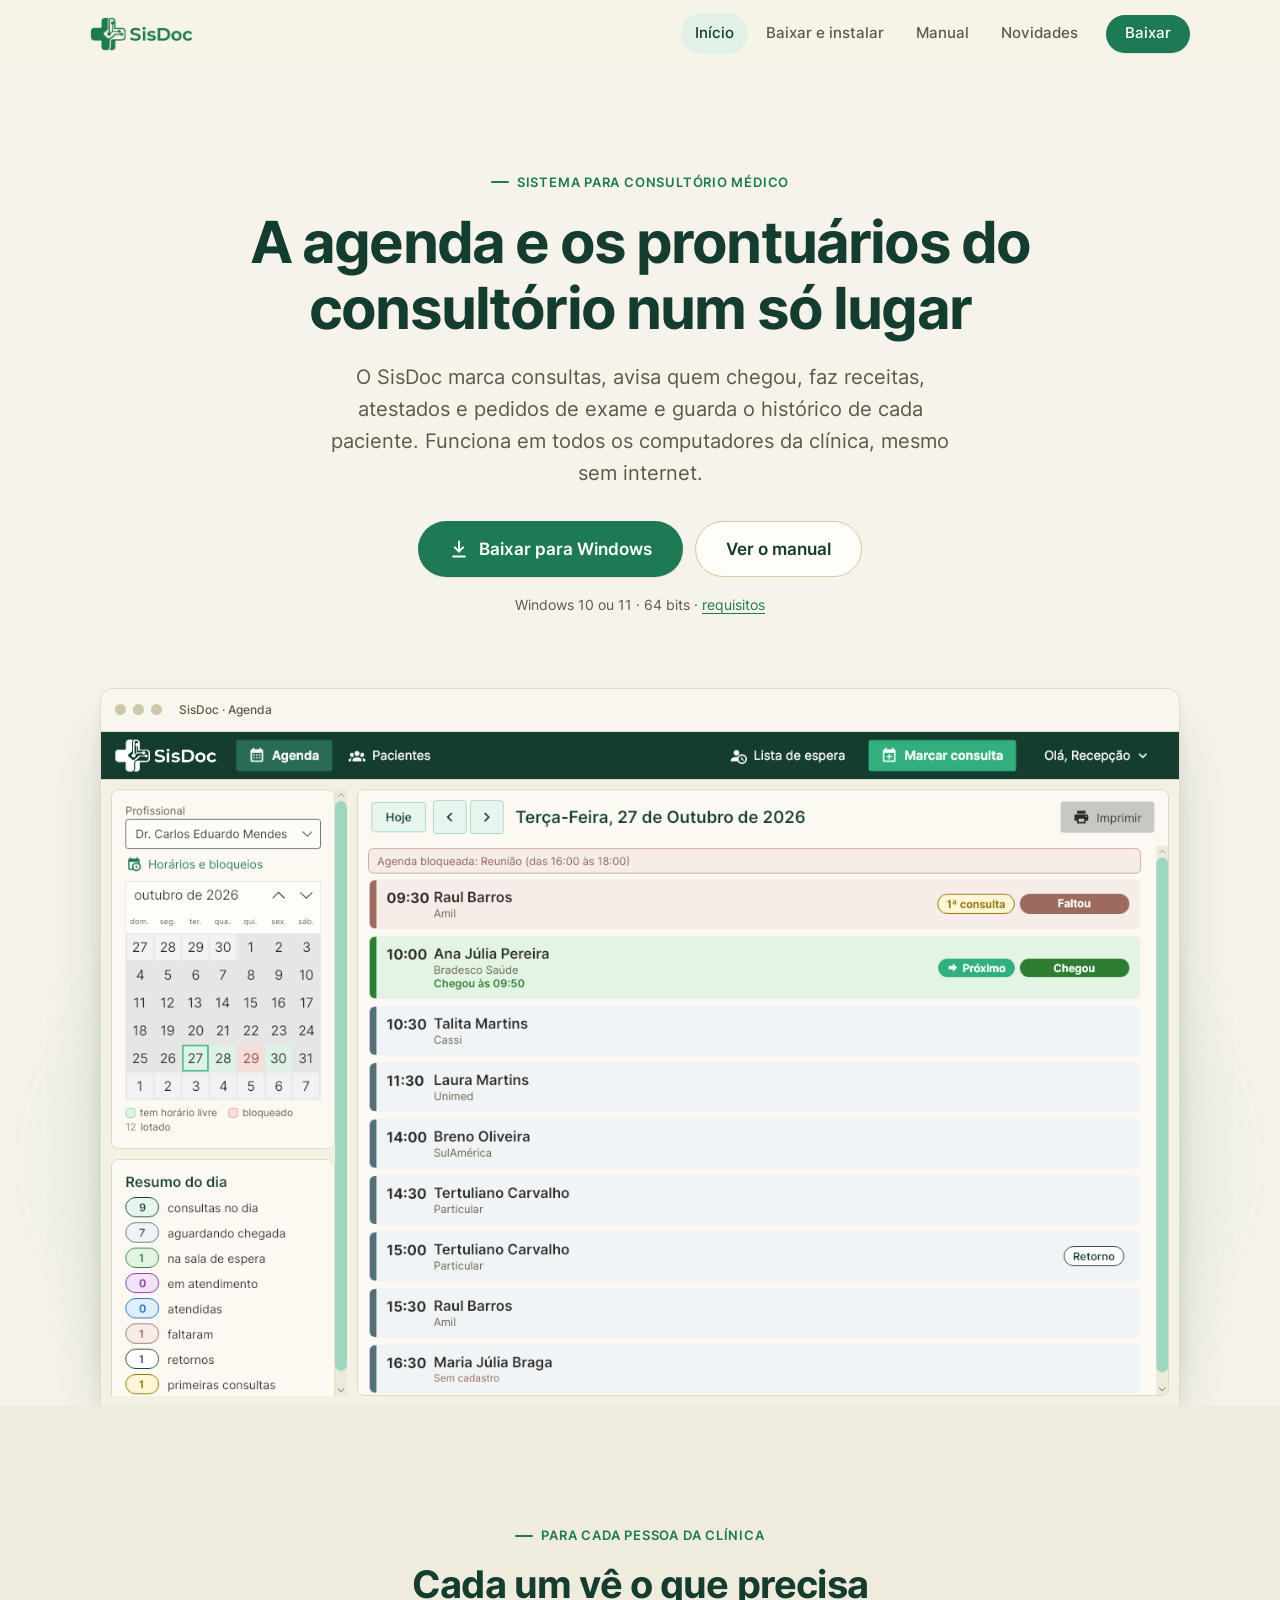
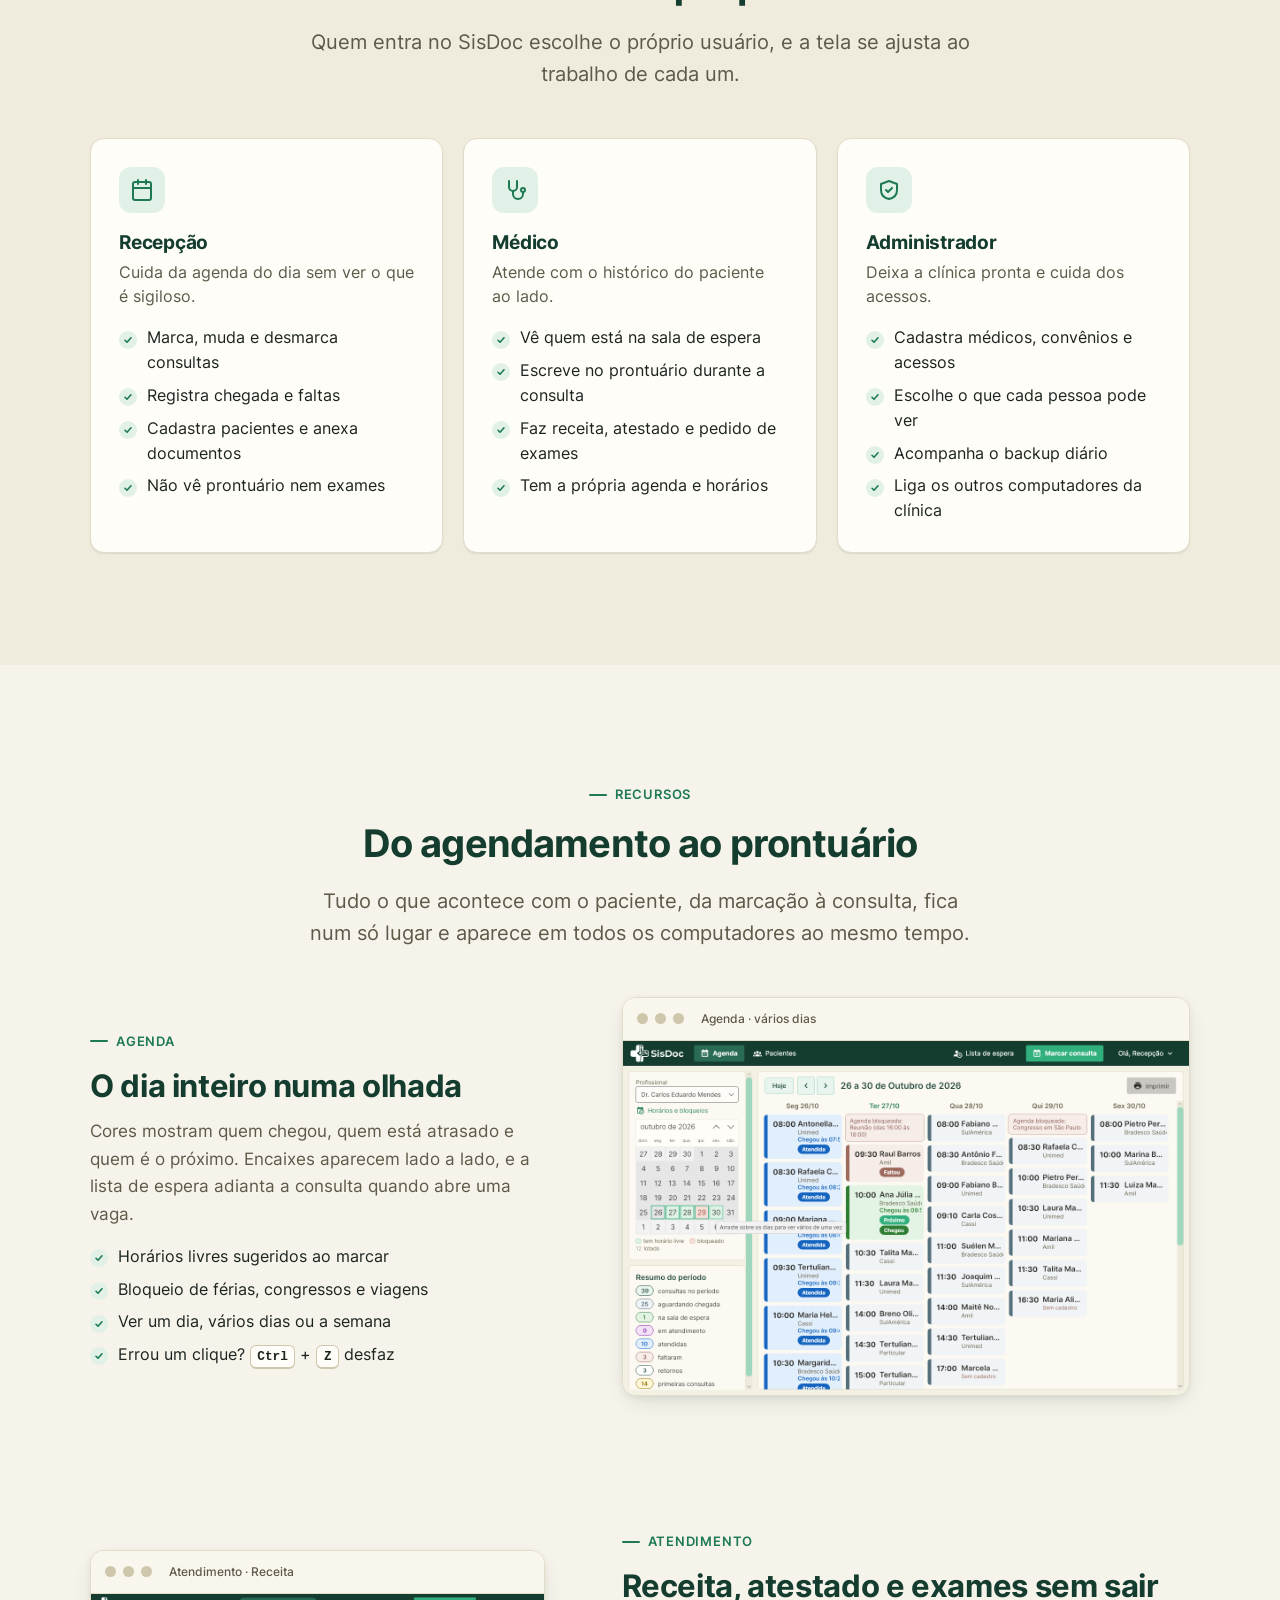
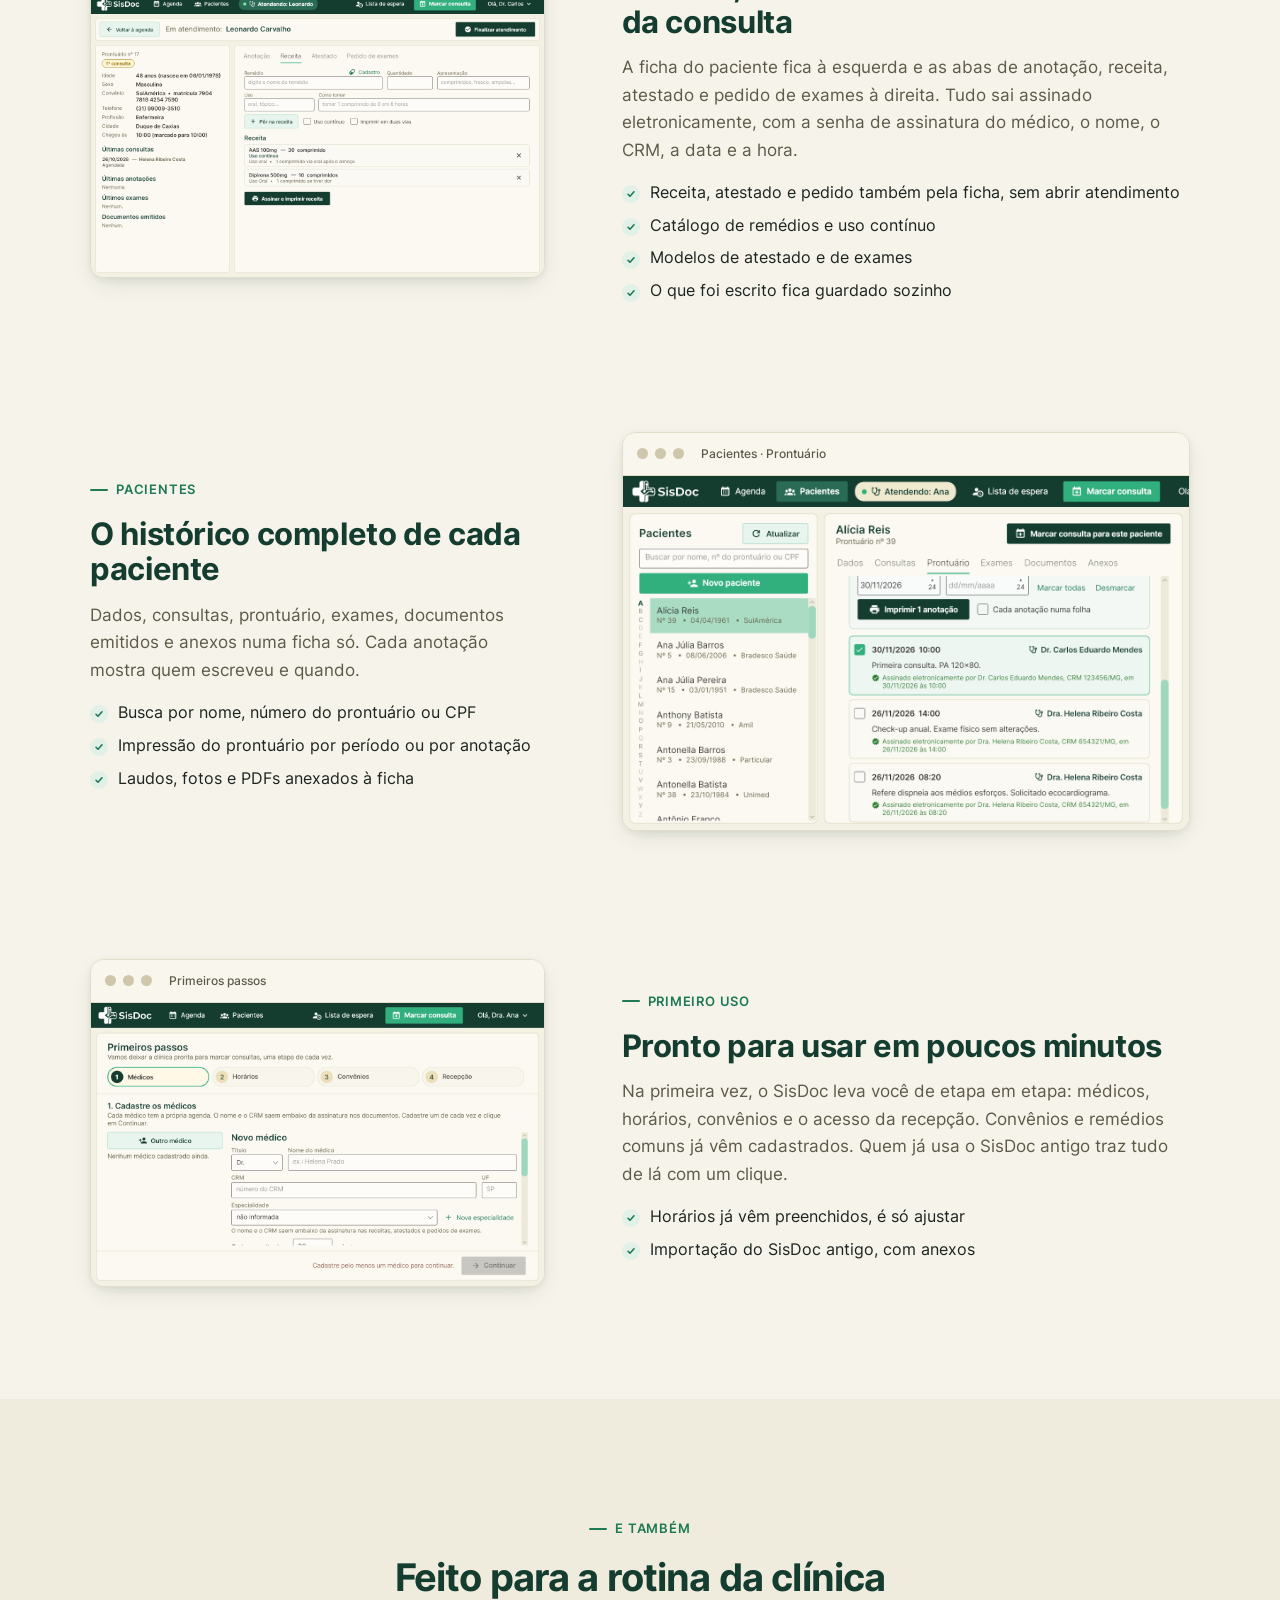
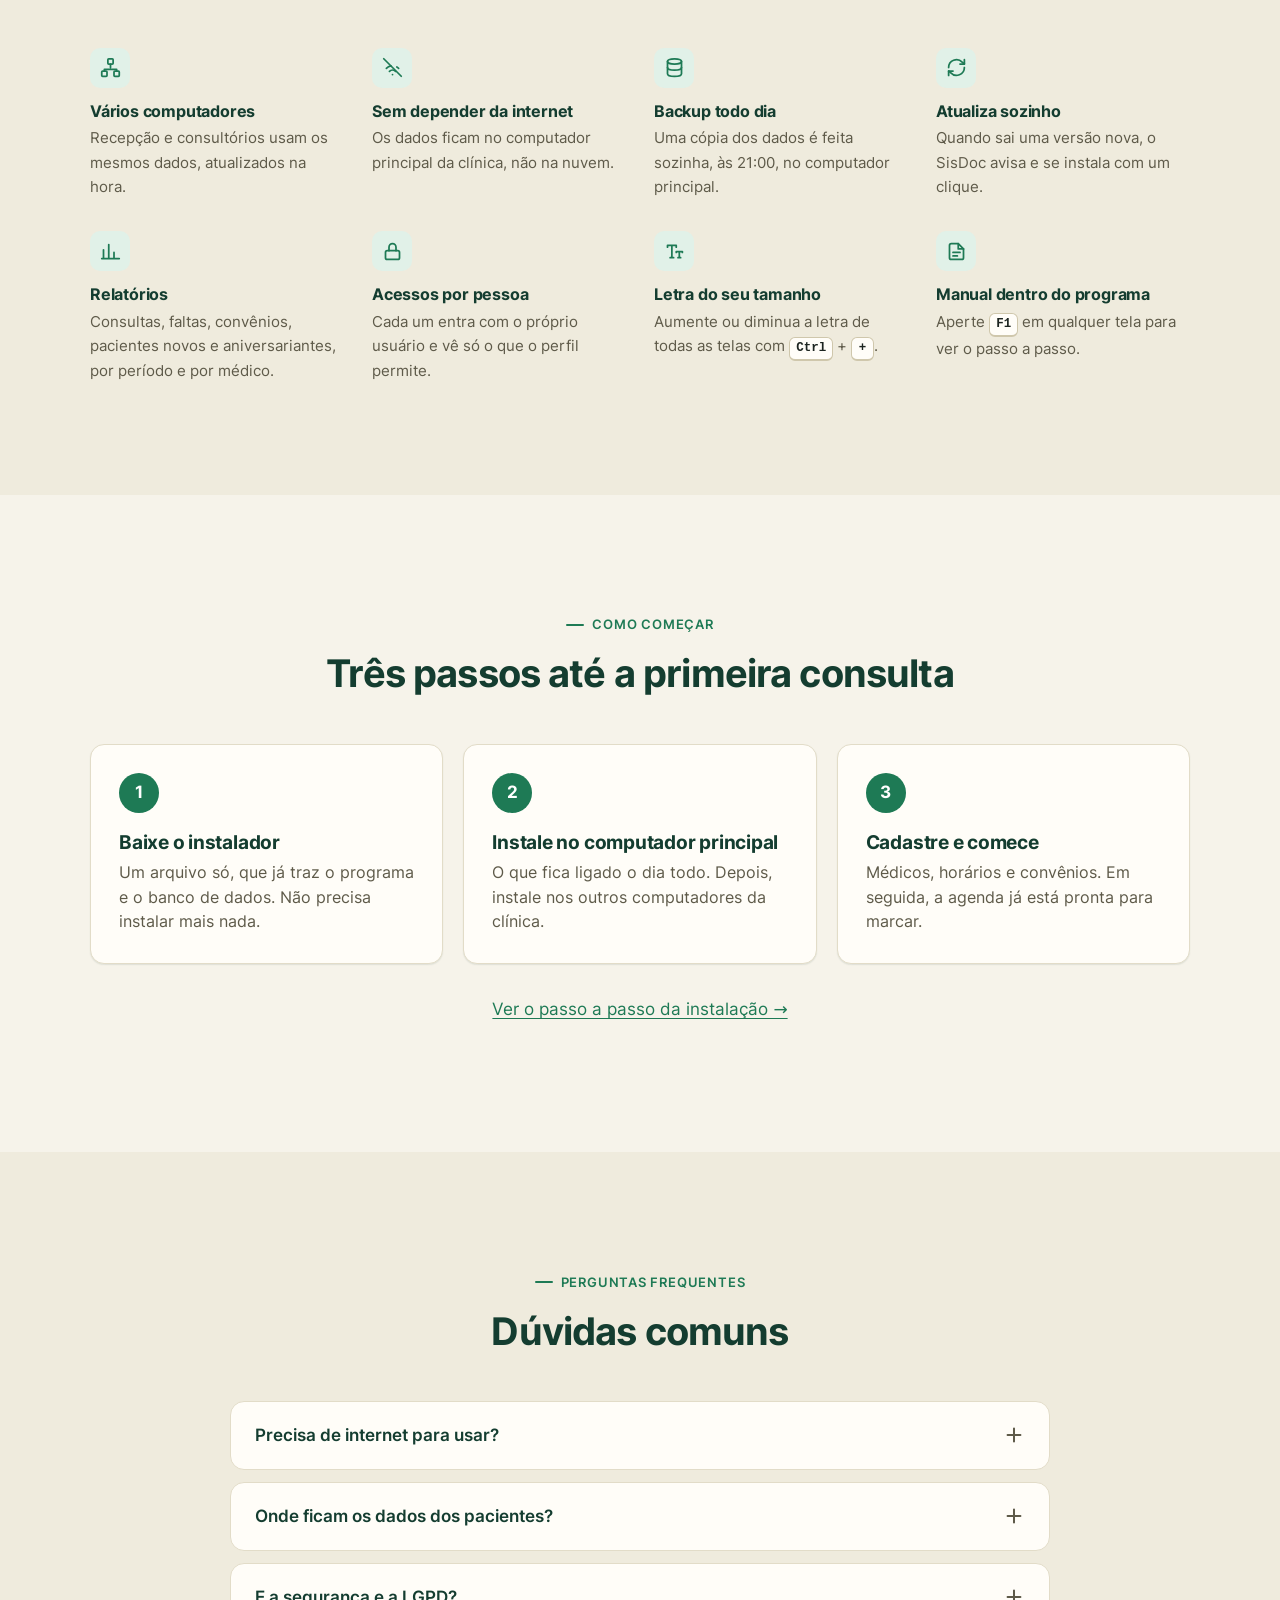
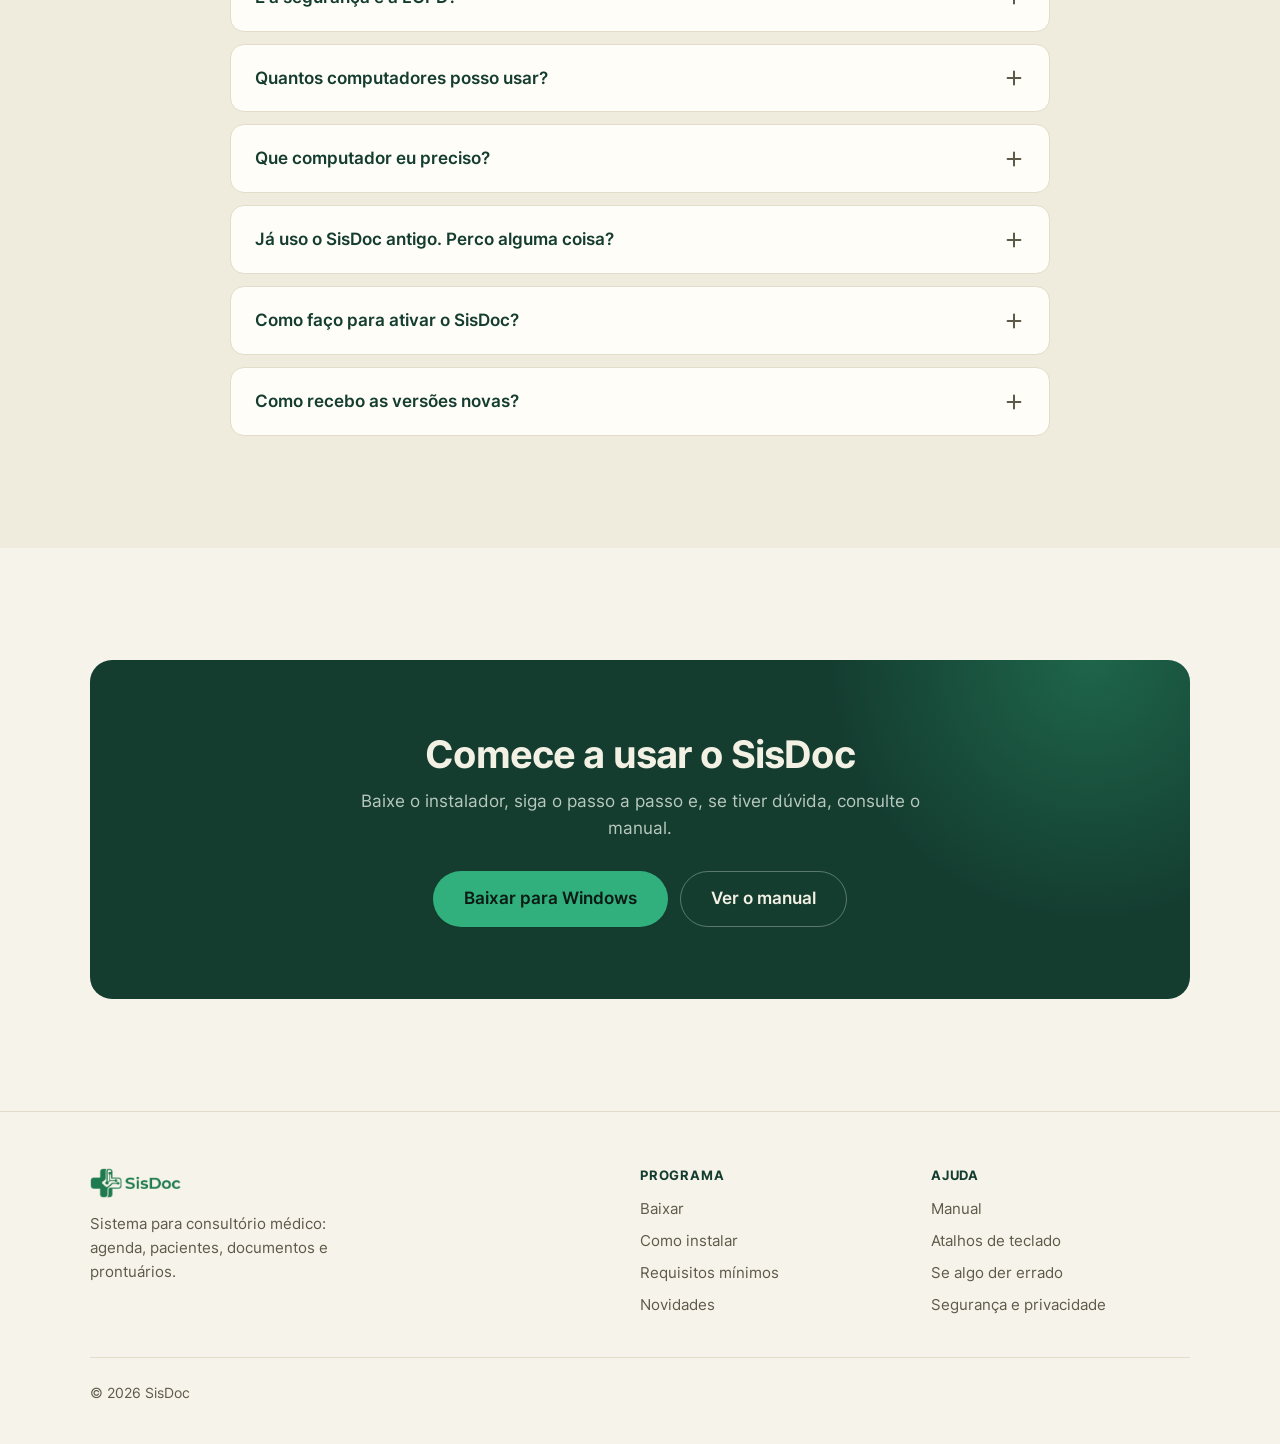
<file: index.html>
<!doctype html>
<html lang="pt-BR">
<head>
  <meta charset="utf-8">
  <meta name="viewport" content="width=device-width, initial-scale=1">
  <title>SisDoc · Sistema para consultório médico</title>
  <meta name="description" content="Agenda de consultas, cadastro de pacientes, receitas, atestados, pedidos de exame e prontuários num só programa, para a recepção e para o médico.">
  <meta property="og:title" content="SisDoc · Sistema para consultório médico">
  <meta property="og:description" content="A agenda e os prontuários do consultório num só lugar. Funciona em todos os computadores da clínica, mesmo sem internet.">
  <meta property="og:url" content="https://luizhrferreira.github.io/SisDoc-releases/">
  <meta property="og:image" content="https://luizhrferreira.github.io/SisDoc-releases/images/31-agenda-dia.png">
  <link rel="canonical" href="https://luizhrferreira.github.io/SisDoc-releases/">
  <meta name="theme-color" content="#143D30">
  <link rel="icon" type="image/png" href="assets/icon.png">
  <meta http-equiv="Content-Security-Policy" content="default-src 'self'; script-src 'self'; style-src 'self' 'unsafe-inline'; img-src 'self' data:; font-src 'self'; connect-src 'self' https://api.github.com; object-src 'none'; base-uri 'self'; form-action 'none'">
  <meta name="referrer" content="strict-origin-when-cross-origin">
  <link rel="preload" href="assets/fonts/inter.woff2" as="font" type="font/woff2" crossorigin>
  <link rel="stylesheet" href="assets/style.css">
  <script src="assets/early.js"></script>
</head>
<body>
  <a class="skip-link" href="#conteudo">Pular para o conteúdo</a>

  <header class="site-header">
    <div class="container">
      <a class="brand" href="./" aria-label="SisDoc, página inicial">
        <img class="logo-light" src="assets/logo.png" alt="SisDoc" width="104" height="34">
        <img class="logo-dark" src="assets/logo-white.png" alt="SisDoc" width="104" height="34">
      </a>
      <button class="nav-toggle" type="button" aria-expanded="false" aria-controls="menu" aria-label="Abrir o menu">
        <svg viewBox="0 0 24 24" fill="none" stroke="currentColor" stroke-width="2" stroke-linecap="round"><path d="M4 7h16M4 12h16M4 17h16"/></svg>
      </button>
      <nav class="nav" id="menu" aria-label="Principal">
        <a href="./" aria-current="page">Início</a>
        <a href="baixar.html">Baixar e instalar</a>
        <a href="manual.html">Manual</a>
        <a href="novidades.html">Novidades</a>
        <a class="btn btn-primary btn-sm" href="baixar.html">Baixar</a>
      </nav>
    </div>
  </header>

  <main id="conteudo">
    <div class="hero">
      <div class="container">
        <p class="eyebrow">Sistema para consultório médico</p>
        <h1>A agenda e os prontuários do consultório num só lugar</h1>
        <p class="lead">O SisDoc marca consultas, avisa quem chegou, faz receitas, atestados e pedidos de exame e guarda o histórico de cada paciente. Funciona em todos os computadores da clínica, mesmo sem internet.</p>
        <div class="hero-actions">
          <a class="btn btn-primary btn-lg" href="baixar.html">
            <svg viewBox="0 0 24 24" fill="none" stroke="currentColor" stroke-width="2.2" stroke-linecap="round" stroke-linejoin="round" aria-hidden="true"><path d="M12 3v12"/><path d="m7 10 5 5 5-5"/><path d="M5 21h14"/></svg>
            Baixar para Windows
          </a>
          <a class="btn btn-secondary btn-lg" href="manual.html">Ver o manual</a>
        </div>
        <p class="hero-meta"><span data-release-summary>Windows 10 ou 11 · 64 bits</span> · <a href="baixar.html#requisitos">requisitos</a></p>
        <div class="hero-shot">
          <div class="window">
            <div class="window-bar" aria-hidden="true"><span></span><span></span><span></span><em>SisDoc · Agenda</em></div>
            <img src="images/31-agenda-dia.png" width="1280" height="800" alt="Tela da agenda do SisDoc: à esquerda o calendário e o resumo do dia, à direita as consultas do dia com o nome do paciente, o convênio e etiquetas como Chegou, Próximo, Faltou e 1ª consulta.">
          </div>
        </div>
      </div>
    </div>

    <section class="section-alt" id="para-quem">
      <div class="container">
        <div class="section-head center reveal">
          <p class="eyebrow">Para cada pessoa da clínica</p>
          <h2>Cada um vê o que precisa</h2>
          <p class="lead">Quem entra no SisDoc escolhe o próprio usuário, e a tela se ajusta ao trabalho de cada um.</p>
        </div>
        <div class="cards">
          <article class="card reveal">
            <div class="icon-badge"><svg viewBox="0 0 24 24" fill="none" stroke="currentColor" stroke-width="2" stroke-linecap="round" stroke-linejoin="round" aria-hidden="true"><rect x="3" y="4" width="18" height="18" rx="2"/><path d="M16 2v4M8 2v4M3 10h18"/></svg></div>
            <h3>Recepção</h3>
            <p class="muted">Cuida da agenda do dia sem ver o que é sigiloso.</p>
            <ul class="checklist">
              <li>Marca, muda e desmarca consultas</li>
              <li>Registra chegada e faltas</li>
              <li>Cadastra pacientes e anexa documentos</li>
              <li>Não vê prontuário nem exames</li>
            </ul>
          </article>
          <article class="card reveal">
            <div class="icon-badge"><svg viewBox="0 0 24 24" fill="none" stroke="currentColor" stroke-width="2" stroke-linecap="round" stroke-linejoin="round" aria-hidden="true"><path d="M6 3v6a4 4 0 0 0 8 0V3"/><path d="M10 13v3a5 5 0 0 0 10 0v-2"/><circle cx="20" cy="12" r="2"/></svg></div>
            <h3>Médico</h3>
            <p class="muted">Atende com o histórico do paciente ao lado.</p>
            <ul class="checklist">
              <li>Vê quem está na sala de espera</li>
              <li>Escreve no prontuário durante a consulta</li>
              <li>Faz receita, atestado e pedido de exames</li>
              <li>Tem a própria agenda e horários</li>
            </ul>
          </article>
          <article class="card reveal">
            <div class="icon-badge"><svg viewBox="0 0 24 24" fill="none" stroke="currentColor" stroke-width="2" stroke-linecap="round" stroke-linejoin="round" aria-hidden="true"><path d="M12 3 4 6v6c0 5 3.5 8 8 9 4.5-1 8-4 8-9V6z"/><path d="m9 12 2 2 4-4"/></svg></div>
            <h3>Administrador</h3>
            <p class="muted">Deixa a clínica pronta e cuida dos acessos.</p>
            <ul class="checklist">
              <li>Cadastra médicos, convênios e acessos</li>
              <li>Escolhe o que cada pessoa pode ver</li>
              <li>Acompanha o backup diário</li>
              <li>Liga os outros computadores da clínica</li>
            </ul>
          </article>
        </div>
      </div>
    </section>

    <section id="recursos">
      <div class="container">
        <div class="section-head center reveal">
          <p class="eyebrow">Recursos</p>
          <h2>Do agendamento ao prontuário</h2>
          <p class="lead">Tudo o que acontece com o paciente, da marcação à consulta, fica num só lugar e aparece em todos os computadores ao mesmo tempo.</p>
        </div>

        <div class="feature reveal">
          <div class="feature-text">
            <p class="eyebrow">Agenda</p>
            <h3>O dia inteiro numa olhada</h3>
            <p class="lead">Cores mostram quem chegou, quem está atrasado e quem é o próximo. Encaixes aparecem lado a lado, e a lista de espera adianta a consulta quando abre uma vaga.</p>
            <ul class="checklist">
              <li>Horários livres sugeridos ao marcar</li>
              <li>Bloqueio de férias, congressos e viagens</li>
              <li>Ver um dia, vários dias ou a semana</li>
              <li>Errou um clique? <kbd>Ctrl</kbd> + <kbd>Z</kbd> desfaz</li>
            </ul>
          </div>
          <div class="window">
            <div class="window-bar" aria-hidden="true"><span></span><span></span><span></span><em>Agenda · vários dias</em></div>
            <img src="images/32-agenda-varios-dias.png" width="1280" height="800" loading="lazy" alt="Agenda de segunda a sexta lado a lado, com consultas atendidas em azul, quem chegou em verde, faltas e dias bloqueados.">
          </div>
        </div>

        <div class="feature reverse reveal">
          <div class="feature-text">
            <p class="eyebrow">Atendimento</p>
            <h3>Receita, atestado e exames sem sair da consulta</h3>
            <p class="lead">A ficha do paciente fica à esquerda e as abas de anotação, receita, atestado e pedido de exames à direita. Tudo sai assinado eletronicamente, com a senha de assinatura do médico, o nome, o CRM, a data e a hora.</p>
            <ul class="checklist">
              <li>Receita, atestado e pedido também pela ficha, sem abrir atendimento</li>
              <li>Catálogo de remédios e uso contínuo</li>
              <li>Modelos de atestado e de exames</li>
              <li>O que foi escrito fica guardado sozinho</li>
            </ul>
          </div>
          <div class="window">
            <div class="window-bar" aria-hidden="true"><span></span><span></span><span></span><em>Atendimento · Receita</em></div>
            <img src="images/23-atendimento-receita.png" width="1280" height="800" loading="lazy" alt="Tela de atendimento: à esquerda a ficha resumida do paciente, à direita a aba Receita com dois remédios e o botão Imprimir receita.">
          </div>
        </div>

        <div class="feature reveal">
          <div class="feature-text">
            <p class="eyebrow">Pacientes</p>
            <h3>O histórico completo de cada paciente</h3>
            <p class="lead">Dados, consultas, prontuário, exames, documentos emitidos e anexos numa ficha só. Cada anotação mostra quem escreveu e quando.</p>
            <ul class="checklist">
              <li>Busca por nome, número do prontuário ou CPF</li>
              <li>Impressão do prontuário por período ou por anotação</li>
              <li>Laudos, fotos e PDFs anexados à ficha</li>
            </ul>
          </div>
          <div class="window">
            <div class="window-bar" aria-hidden="true"><span></span><span></span><span></span><em>Pacientes · Prontuário</em></div>
            <img src="images/44-imprimir-prontuario.png" width="1280" height="800" loading="lazy" alt="Ficha do paciente na aba Prontuário, com as anotações anteriores, o nome do médico em cada uma e as opções para imprimir.">
          </div>
        </div>

        <div class="feature reverse reveal">
          <div class="feature-text">
            <p class="eyebrow">Primeiro uso</p>
            <h3>Pronto para usar em poucos minutos</h3>
            <p class="lead">Na primeira vez, o SisDoc leva você de etapa em etapa: médicos, horários, convênios e o acesso da recepção. Convênios e remédios comuns já vêm cadastrados. Quem já usa o SisDoc antigo traz tudo de lá com um clique.</p>
            <ul class="checklist">
              <li>Horários já vêm preenchidos, é só ajustar</li>
              <li>Importação do SisDoc antigo, com anexos</li>
            </ul>
          </div>
          <div class="window">
            <div class="window-bar" aria-hidden="true"><span></span><span></span><span></span><em>Primeiros passos</em></div>
            <img src="images/42-primeiros-passos.png" width="1280" height="800" loading="lazy" alt="Tela Primeiros passos com quatro etapas: cadastrar os médicos, horário de atendimento, convênios e acesso da recepção.">
          </div>
        </div>
      </div>
    </section>

    <section class="section-alt" id="mais">
      <div class="container">
        <div class="section-head center reveal">
          <p class="eyebrow">E também</p>
          <h2>Feito para a rotina da clínica</h2>
        </div>
        <div class="mini-grid">
          <div class="mini reveal">
            <div class="icon-badge"><svg viewBox="0 0 24 24" fill="none" stroke="currentColor" stroke-width="2" stroke-linecap="round" stroke-linejoin="round" aria-hidden="true"><rect x="9" y="2" width="6" height="6" rx="1"/><rect x="2" y="16" width="6" height="6" rx="1"/><rect x="16" y="16" width="6" height="6" rx="1"/><path d="M12 8v4M5 16v-2h14v2"/></svg></div>
            <h3>Vários computadores</h3>
            <p>Recepção e consultórios usam os mesmos dados, atualizados na hora.</p>
          </div>
          <div class="mini reveal">
            <div class="icon-badge"><svg viewBox="0 0 24 24" fill="none" stroke="currentColor" stroke-width="2" stroke-linecap="round" stroke-linejoin="round" aria-hidden="true"><path d="m2 2 20 20"/><path d="M8.5 16.5a5 5 0 0 1 7 0"/><path d="M5 12.9a10 10 0 0 1 5.2-2.8M19 12.9a10 10 0 0 0-2-1.5"/><path d="M12 20h.01"/></svg></div>
            <h3>Sem depender da internet</h3>
            <p>Os dados ficam no computador principal da clínica, não na nuvem.</p>
          </div>
          <div class="mini reveal">
            <div class="icon-badge"><svg viewBox="0 0 24 24" fill="none" stroke="currentColor" stroke-width="2" stroke-linecap="round" stroke-linejoin="round" aria-hidden="true"><ellipse cx="12" cy="5" rx="8" ry="3"/><path d="M4 5v14c0 1.7 3.6 3 8 3s8-1.3 8-3V5"/><path d="M4 12c0 1.7 3.6 3 8 3s8-1.3 8-3"/></svg></div>
            <h3>Backup todo dia</h3>
            <p>Uma cópia dos dados é feita sozinha, às 21:00, no computador principal.</p>
          </div>
          <div class="mini reveal">
            <div class="icon-badge"><svg viewBox="0 0 24 24" fill="none" stroke="currentColor" stroke-width="2" stroke-linecap="round" stroke-linejoin="round" aria-hidden="true"><path d="M21 12a9 9 0 0 1-15.5 6.2L3 16"/><path d="M3 12a9 9 0 0 1 15.5-6.2L21 8"/><path d="M21 3v5h-5M3 21v-5h5"/></svg></div>
            <h3>Atualiza sozinho</h3>
            <p>Quando sai uma versão nova, o SisDoc avisa e se instala com um clique.</p>
          </div>
          <div class="mini reveal">
            <div class="icon-badge"><svg viewBox="0 0 24 24" fill="none" stroke="currentColor" stroke-width="2" stroke-linecap="round" stroke-linejoin="round" aria-hidden="true"><path d="M4 20V10M10 20V4M16 20v-7M22 20H2"/></svg></div>
            <h3>Relatórios</h3>
            <p>Consultas, faltas, convênios, pacientes novos e aniversariantes, por período e por médico.</p>
          </div>
          <div class="mini reveal">
            <div class="icon-badge"><svg viewBox="0 0 24 24" fill="none" stroke="currentColor" stroke-width="2" stroke-linecap="round" stroke-linejoin="round" aria-hidden="true"><rect x="4" y="11" width="16" height="10" rx="2"/><path d="M8 11V7a4 4 0 0 1 8 0v4"/></svg></div>
            <h3>Acessos por pessoa</h3>
            <p>Cada um entra com o próprio usuário e vê só o que o perfil permite.</p>
          </div>
          <div class="mini reveal">
            <div class="icon-badge"><svg viewBox="0 0 24 24" fill="none" stroke="currentColor" stroke-width="2" stroke-linecap="round" stroke-linejoin="round" aria-hidden="true"><path d="M4 7V5h10v2M9 5v14M7 19h4"/><path d="M14 13v-1h7v1M17.5 12v7M16 19h3"/></svg></div>
            <h3>Letra do seu tamanho</h3>
            <p>Aumente ou diminua a letra de todas as telas com <kbd>Ctrl</kbd> + <kbd>+</kbd>.</p>
          </div>
          <div class="mini reveal">
            <div class="icon-badge"><svg viewBox="0 0 24 24" fill="none" stroke="currentColor" stroke-width="2" stroke-linecap="round" stroke-linejoin="round" aria-hidden="true"><path d="M14 3H6a2 2 0 0 0-2 2v14a2 2 0 0 0 2 2h12a2 2 0 0 0 2-2V9z"/><path d="M14 3v6h6M8 13h8M8 17h5"/></svg></div>
            <h3>Manual dentro do programa</h3>
            <p>Aperte <kbd>F1</kbd> em qualquer tela para ver o passo a passo.</p>
          </div>
        </div>
      </div>
    </section>

    <section id="como-comecar">
      <div class="container">
        <div class="section-head center reveal">
          <p class="eyebrow">Como começar</p>
          <h2>Três passos até a primeira consulta</h2>
        </div>
        <div class="steps-row">
          <div class="card step-card reveal">
            <h3>Baixe o instalador</h3>
            <p class="muted">Um arquivo só, que já traz o programa e o banco de dados. Não precisa instalar mais nada.</p>
          </div>
          <div class="card step-card reveal">
            <h3>Instale no computador principal</h3>
            <p class="muted">O que fica ligado o dia todo. Depois, instale nos outros computadores da clínica.</p>
          </div>
          <div class="card step-card reveal">
            <h3>Cadastre e comece</h3>
            <p class="muted">Médicos, horários e convênios. Em seguida, a agenda já está pronta para marcar.</p>
          </div>
        </div>
        <p class="reveal" style="text-align:center;margin-top:32px"><a href="baixar.html">Ver o passo a passo da instalação →</a></p>
      </div>
    </section>

    <section class="section-alt" id="perguntas">
      <div class="container">
        <div class="section-head center reveal">
          <p class="eyebrow">Perguntas frequentes</p>
          <h2>Dúvidas comuns</h2>
        </div>
        <div class="faq">
          <details class="reveal">
            <summary>Precisa de internet para usar?</summary>
            <div><p>Não. Os computadores da clínica conversam pela rede local. A internet só é usada para baixar o instalador e as atualizações.</p></div>
          </details>
          <details class="reveal">
            <summary>Onde ficam os dados dos pacientes?</summary>
            <div><p>No computador principal da clínica, que guarda o banco de dados e faz um backup todo dia às 21:00. Os dados dos pacientes não saem da clínica: pela internet, o SisDoc só procura versões novas. De vez em quando, copie a pasta de backups para um HD externo. Veja <a href="seguranca.html">Segurança e privacidade</a>.</p></div>
          </details>
          <details class="reveal">
            <summary>E a segurança e a LGPD?</summary>
            <div><p>Cada pessoa entra com o próprio usuário, a tela se tranca quando ninguém mexe, os computadores conversam com criptografia e o SisDoc registra quem entrou e quando. A clínica continua responsável pelos dados dos pacientes. Veja os detalhes e o que o SisDoc não faz em <a href="seguranca.html">Segurança e privacidade</a>.</p></div>
          </details>
          <details class="reveal">
            <summary>Quantos computadores posso usar?</summary>
            <div><p>Quantos a clínica tiver, desde que estejam na mesma rede. Instale primeiro no computador principal e depois nos outros, com o mesmo instalador.</p></div>
          </details>
          <details class="reveal">
            <summary>Que computador eu preciso?</summary>
            <div><p>Windows 10 ou 11, de 64 bits, com pelo menos 4 GB de memória. O computador principal, que guarda os dados, precisa de 5 GB livres no disco e de preferência 8 GB de memória. Não funciona em Mac nem no celular. Veja todos os <a href="baixar.html#requisitos">requisitos mínimos</a>.</p></div>
          </details>
          <details class="reveal">
            <summary>Já uso o SisDoc antigo. Perco alguma coisa?</summary>
            <div><p>Não. Na primeira vez que abrir, escolha <b>Importar do SisDoc antigo</b>: médicos, convênios, pacientes, consultas, prontuários e anexos vêm junto. No fim, o SisDoc mostra o usuário e a senha de um administrador novo: anote. Os usuários antigos entram com a senha de antes e, no primeiro acesso, criam uma senha nova. O arquivo antigo só é lido, nunca alterado.</p></div>
          </details>
          <details class="reveal">
            <summary>Como faço para ativar o SisDoc?</summary>
            <div><p>O instalador pede o e-mail e a senha de licença, uma vez em cada computador. Quem tem esses dados é o responsável pelo SisDoc: chame-o na hora de instalar.</p></div>
          </details>
          <details class="reveal">
            <summary>Como recebo as versões novas?</summary>
            <div><p>Sozinho. Ao abrir, o SisDoc avisa quando há versão nova: clique em <b>Atualizar agora</b> e aceite a permissão do Windows. Os dados da clínica não mudam. Veja o que mudou em <a href="novidades.html">Novidades</a>.</p></div>
          </details>
        </div>
      </div>
    </section>

    <section id="comecar">
      <div class="container">
        <div class="cta-band reveal">
          <h2>Comece a usar o SisDoc</h2>
          <p>Baixe o instalador, siga o passo a passo e, se tiver dúvida, consulte o manual.</p>
          <div class="hero-actions">
            <a class="btn btn-primary btn-lg" href="baixar.html">Baixar para Windows</a>
            <a class="btn btn-ghost-light btn-lg" href="manual.html">Ver o manual</a>
          </div>
        </div>
      </div>
    </section>
  </main>

  <footer class="site-footer">
    <div class="container">
      <div class="footer-grid">
        <div class="footer-brand">
          <img class="logo-light" src="assets/logo.png" alt="SisDoc" width="91" height="30">
          <img class="logo-dark" src="assets/logo-white.png" alt="SisDoc" width="91" height="30">
          <p>Sistema para consultório médico: agenda, pacientes, documentos e prontuários.</p>
        </div>
        <div>
          <h4>Programa</h4>
          <ul>
            <li><a href="baixar.html">Baixar</a></li>
            <li><a href="baixar.html#instalar">Como instalar</a></li>
            <li><a href="baixar.html#requisitos">Requisitos mínimos</a></li>
            <li><a href="novidades.html">Novidades</a></li>
          </ul>
        </div>
        <div>
          <h4>Ajuda</h4>
          <ul>
            <li><a href="manual.html">Manual</a></li>
            <li><a href="manual.html#/atalhos">Atalhos de teclado</a></li>
            <li><a href="baixar.html#problemas">Se algo der errado</a></li>
            <li><a href="seguranca.html">Segurança e privacidade</a></li>
          </ul>
        </div>
      </div>
      <div class="footer-bottom">
        <span>© <span data-year>2026</span> SisDoc</span>
        <span data-release-version></span>
      </div>
    </div>
  </footer>

  <script src="assets/site.js" defer></script>
</body>
</html>
</file>
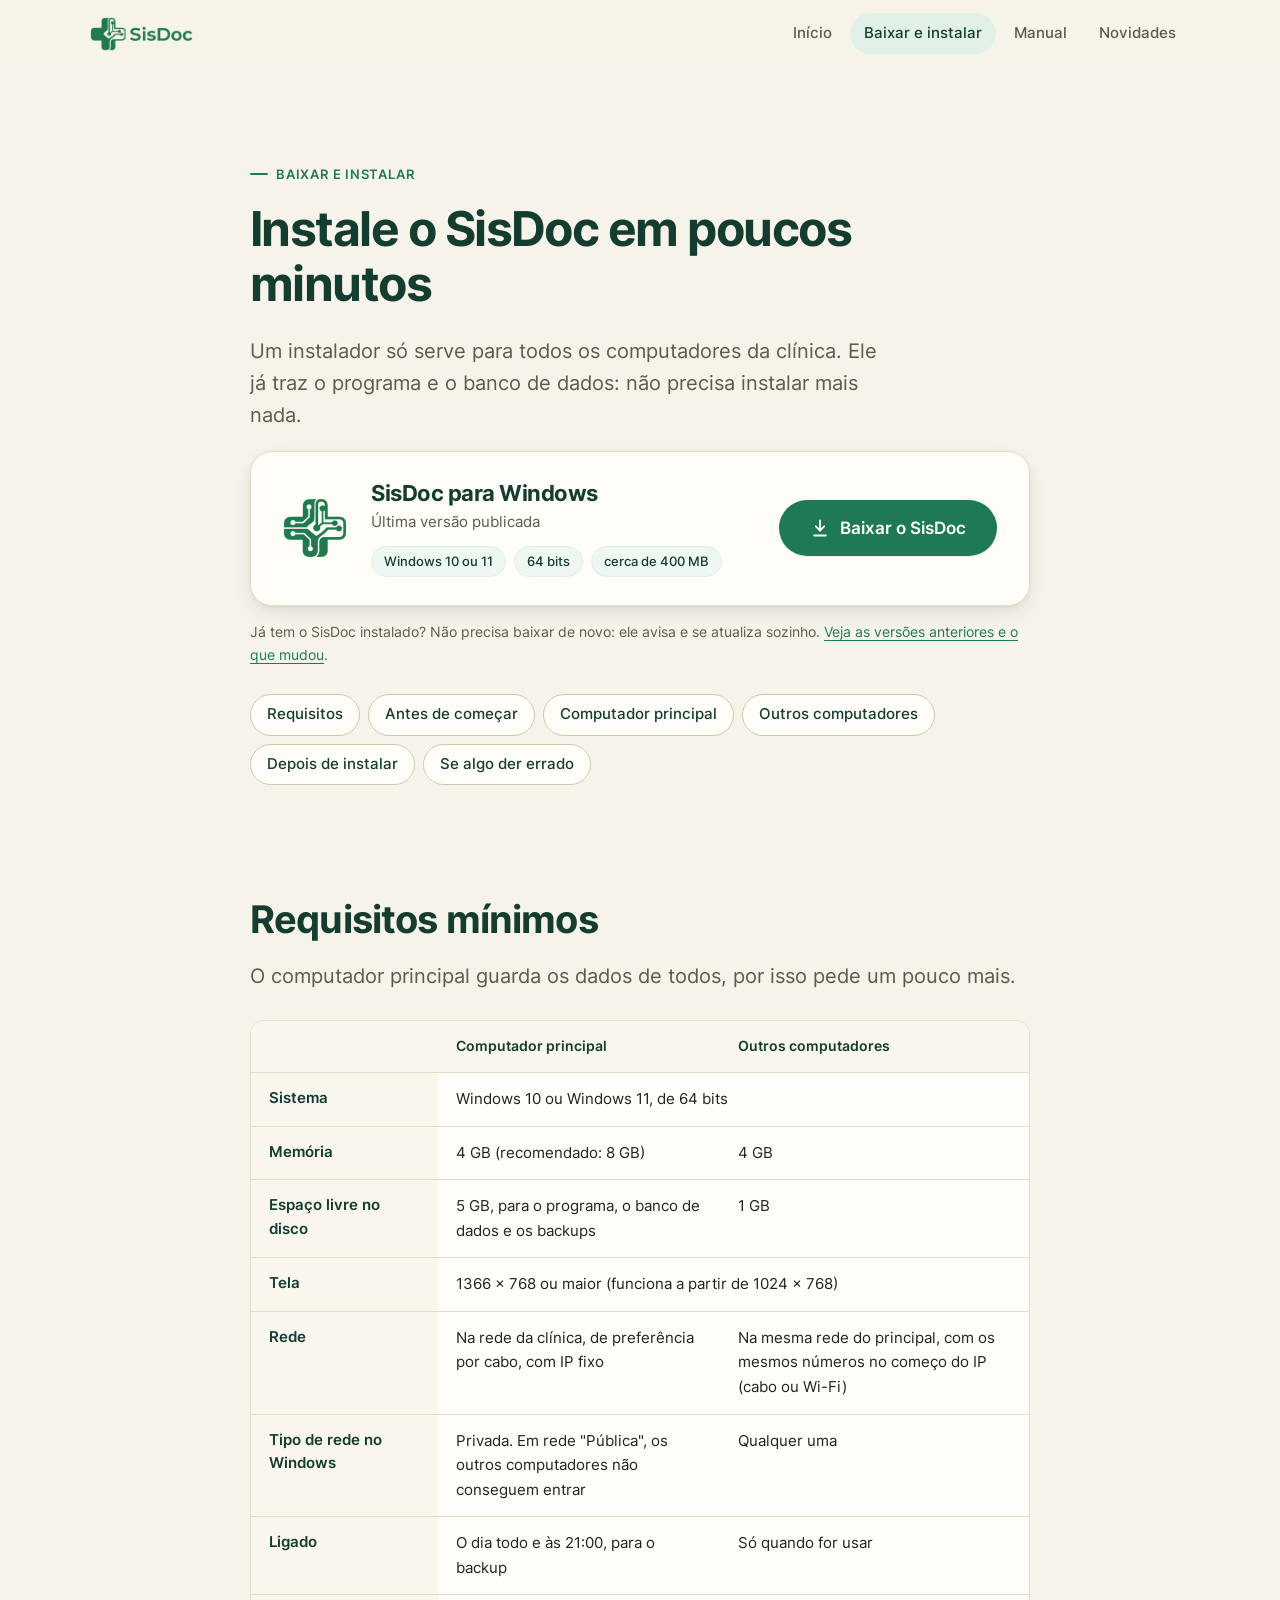
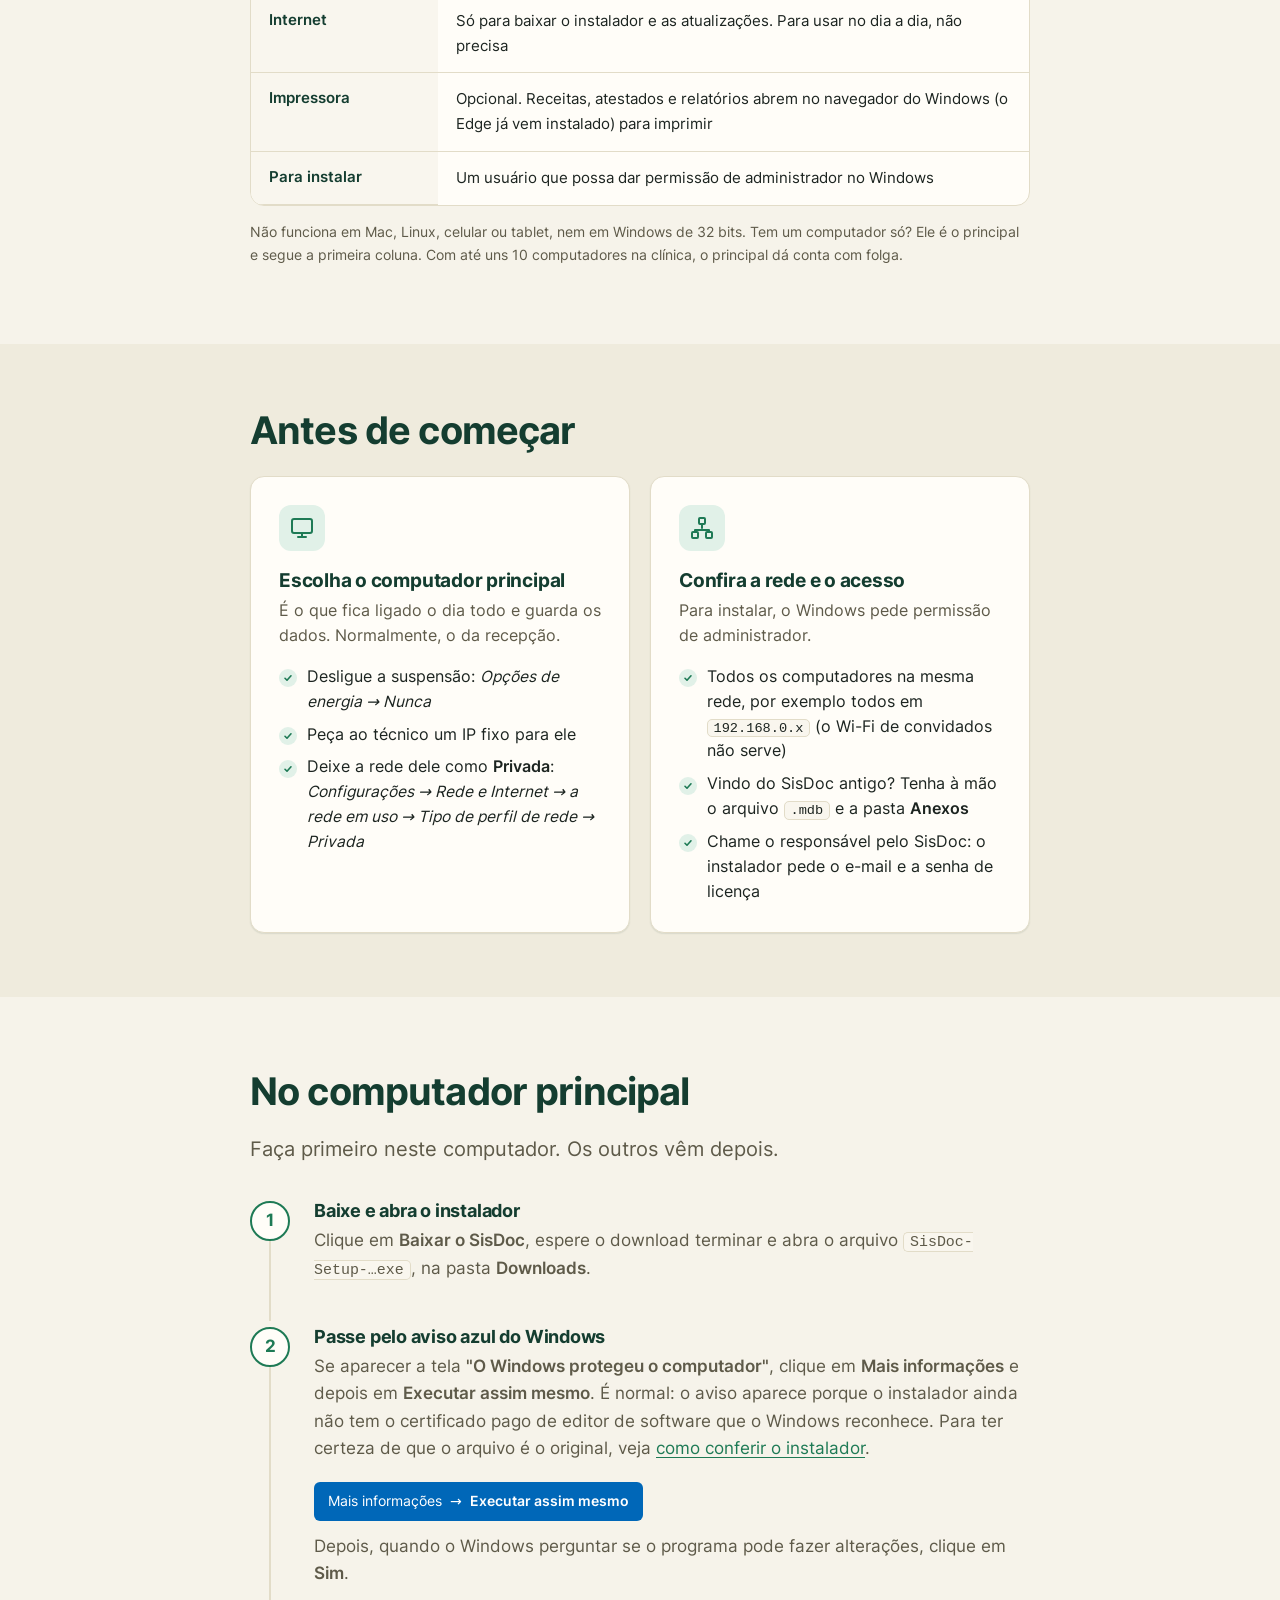
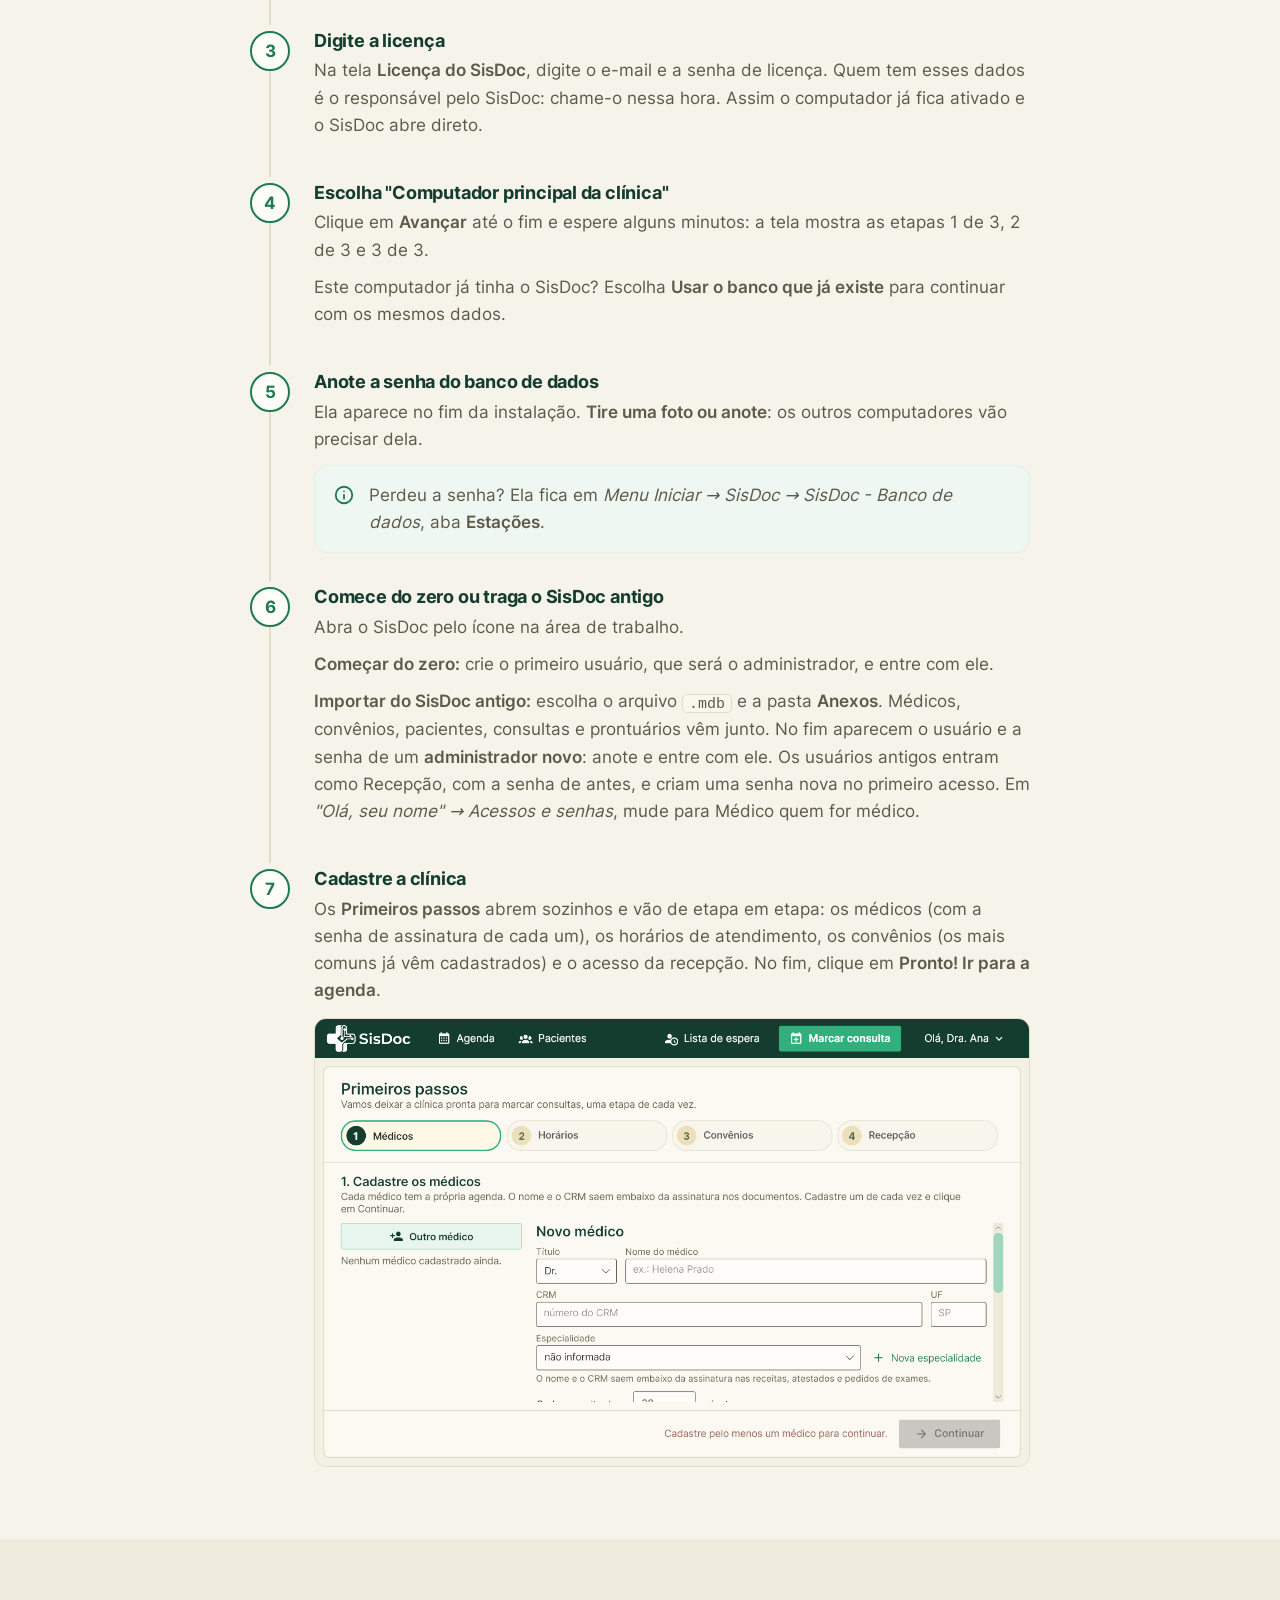
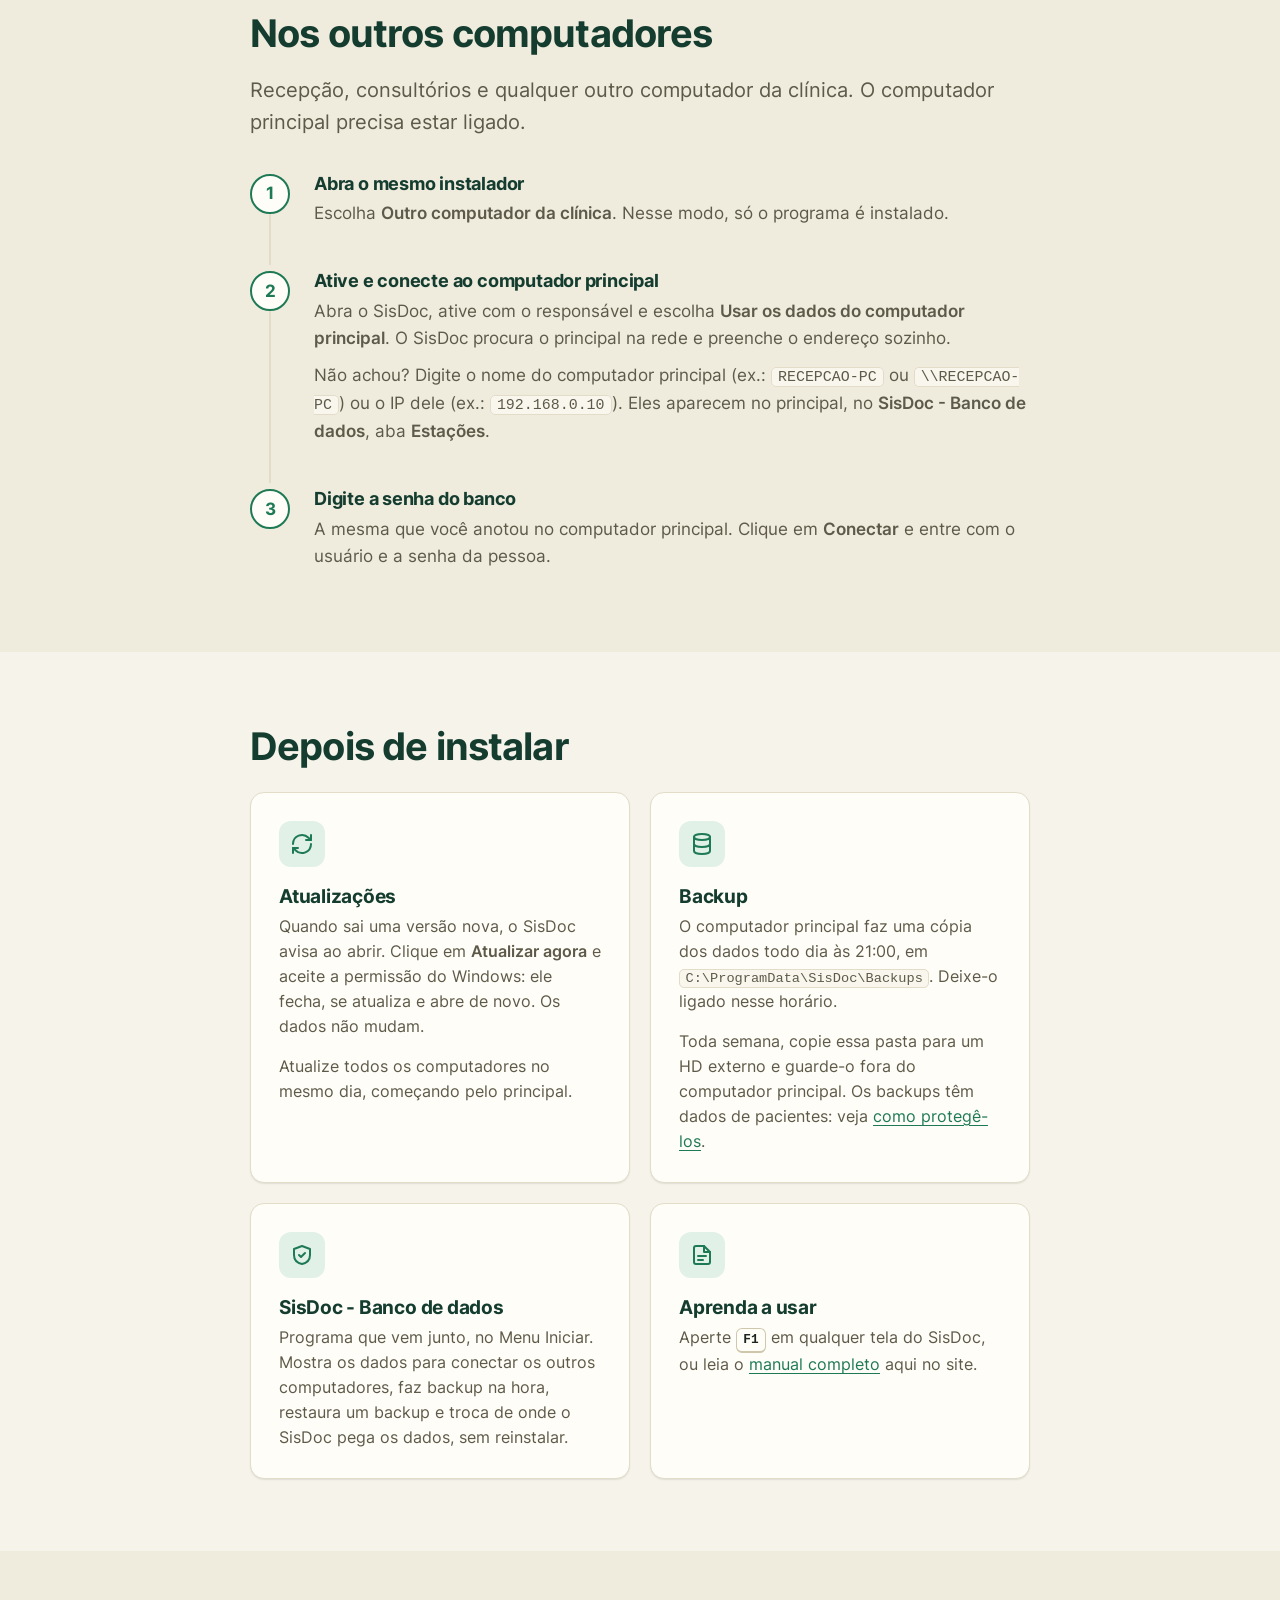
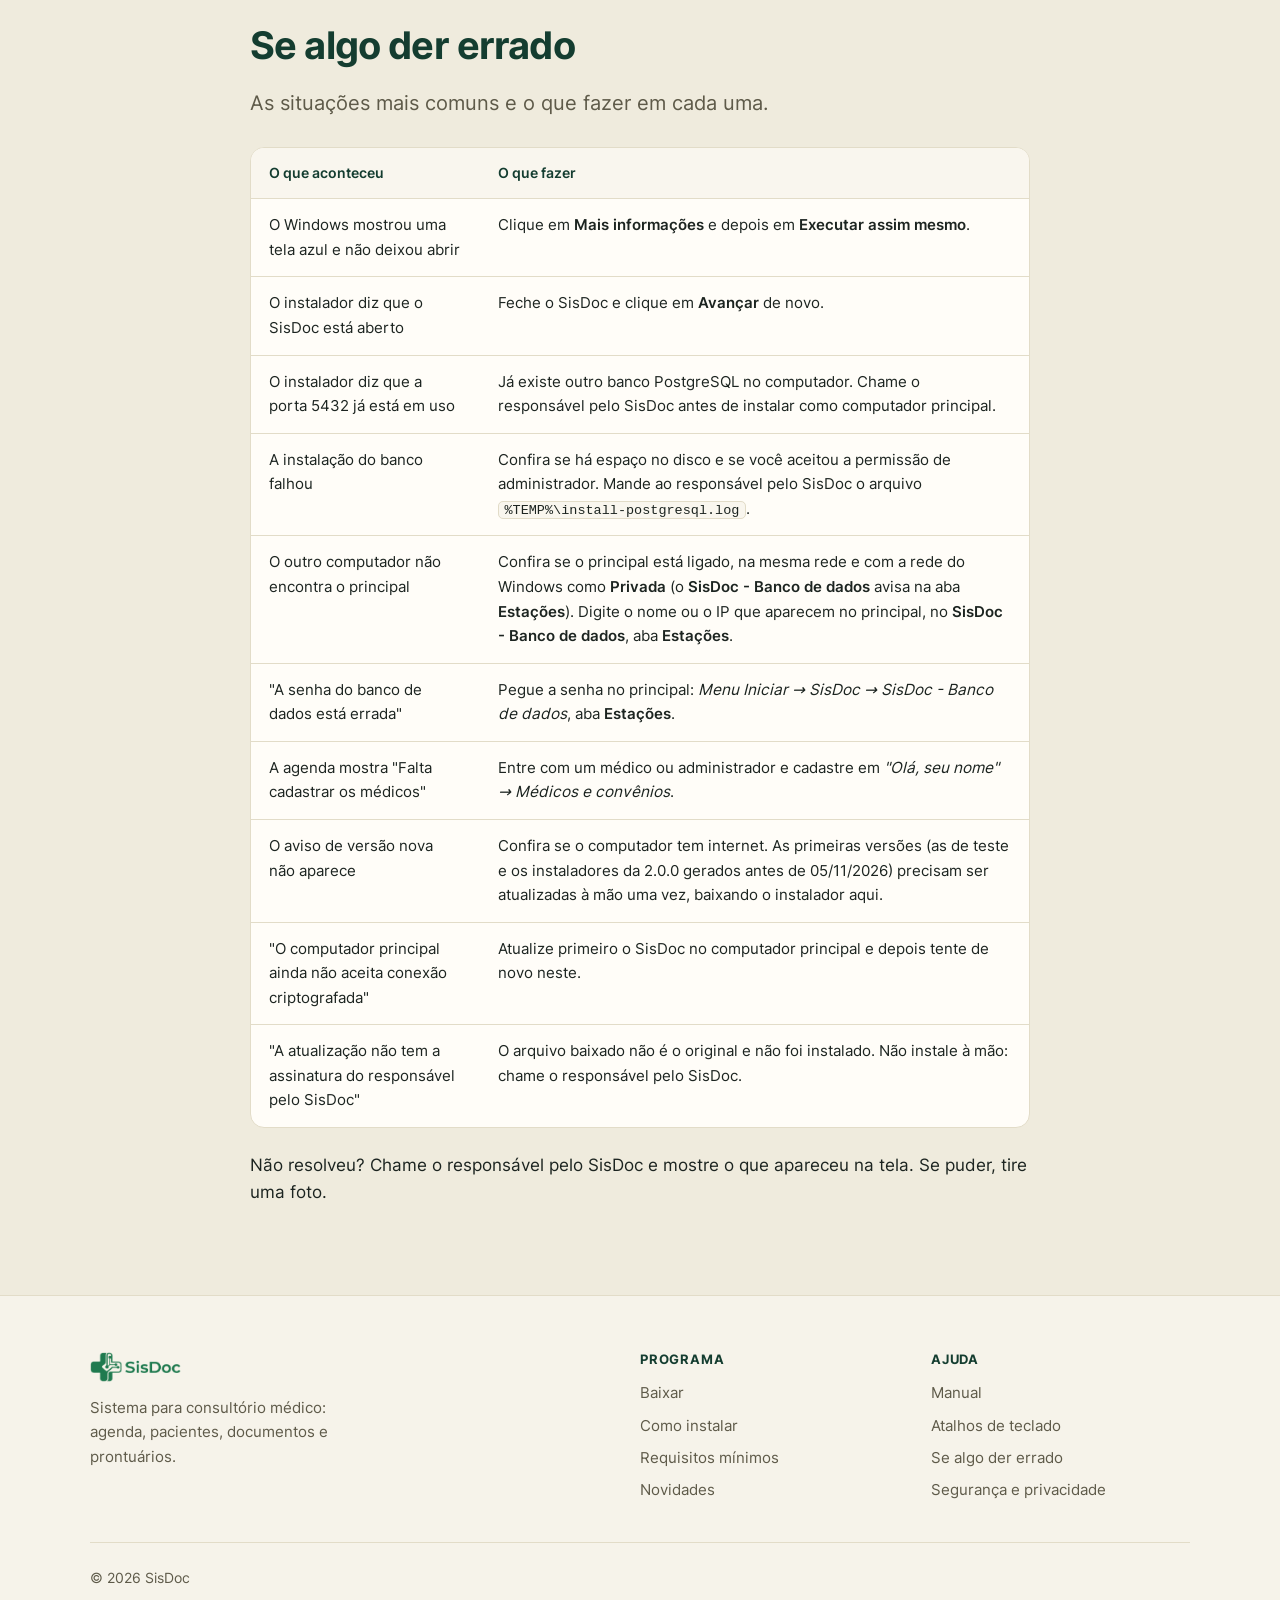
<file: baixar.html>
<!doctype html>
<html lang="pt-BR">
<head>
  <meta charset="utf-8">
  <meta name="viewport" content="width=device-width, initial-scale=1">
  <title>Baixar e instalar · SisDoc</title>
  <meta name="description" content="Baixe o instalador do SisDoc para Windows e siga o passo a passo para instalar no computador principal e nos outros computadores da clínica.">
  <meta name="theme-color" content="#143D30">
  <link rel="icon" type="image/png" href="assets/icon.png">
  <meta http-equiv="Content-Security-Policy" content="default-src 'self'; script-src 'self'; style-src 'self' 'unsafe-inline'; img-src 'self' data:; font-src 'self'; connect-src 'self' https://api.github.com; object-src 'none'; base-uri 'self'; form-action 'none'">
  <meta name="referrer" content="strict-origin-when-cross-origin">
  <link rel="preload" href="assets/fonts/inter.woff2" as="font" type="font/woff2" crossorigin>
  <link rel="stylesheet" href="assets/style.css">
  <script src="assets/early.js"></script>
</head>
<body>
  <a class="skip-link" href="#conteudo">Pular para o conteúdo</a>

  <header class="site-header">
    <div class="container">
      <a class="brand" href="./" aria-label="SisDoc, página inicial">
        <img class="logo-light" src="assets/logo.png" alt="SisDoc" width="104" height="34">
        <img class="logo-dark" src="assets/logo-white.png" alt="SisDoc" width="104" height="34">
      </a>
      <button class="nav-toggle" type="button" aria-expanded="false" aria-controls="menu" aria-label="Abrir o menu">
        <svg viewBox="0 0 24 24" fill="none" stroke="currentColor" stroke-width="2" stroke-linecap="round"><path d="M4 7h16M4 12h16M4 17h16"/></svg>
      </button>
      <nav class="nav" id="menu" aria-label="Principal">
        <a href="./">Início</a>
        <a href="baixar.html" aria-current="page">Baixar e instalar</a>
        <a href="manual.html">Manual</a>
        <a href="novidades.html">Novidades</a>
      </nav>
    </div>
  </header>

  <main id="conteudo">
    <div class="page-head">
      <div class="container narrow">
        <p class="eyebrow">Baixar e instalar</p>
        <h1>Instale o SisDoc em poucos minutos</h1>
        <p class="lead">Um instalador só serve para todos os computadores da clínica. Ele já traz o programa e o banco de dados: não precisa instalar mais nada.</p>

        <div class="download-card">
          <img class="app-icon" src="assets/icon.png" width="64" height="64" alt="">
          <div>
            <h2>SisDoc para Windows</h2>
            <p data-release-detail>Última versão publicada</p>
            <div class="download-facts">
              <a class="chip" href="#requisitos">Windows 10 ou 11</a>
              <span class="chip">64 bits</span>
              <span class="chip" data-release-size>cerca de 400 MB</span>
            </div>
          </div>
          <a class="btn btn-primary btn-lg" data-download-link href="https://github.com/LuizHRFerreira/SisDoc-releases/releases/latest">
            <svg viewBox="0 0 24 24" fill="none" stroke="currentColor" stroke-width="2.2" stroke-linecap="round" stroke-linejoin="round" aria-hidden="true"><path d="M12 3v12"/><path d="m7 10 5 5 5-5"/><path d="M5 21h14"/></svg>
            <span data-download-label>Baixar o SisDoc</span>
          </a>
        </div>
        <p class="small muted" data-release-hash hidden style="margin-top:14px"></p>
        <p class="small muted" style="margin-top:14px">Já tem o SisDoc instalado? Não precisa baixar de novo: ele avisa e se atualiza sozinho. <a href="novidades.html">Veja as versões anteriores e o que mudou</a>.</p>

        <nav class="toc-chips" aria-label="Nesta página">
          <a href="#requisitos">Requisitos</a>
          <a href="#antes">Antes de começar</a>
          <a href="#instalar">Computador principal</a>
          <a href="#outros">Outros computadores</a>
          <a href="#depois">Depois de instalar</a>
          <a href="#problemas">Se algo der errado</a>
        </nav>
      </div>
    </div>

    <section id="requisitos" style="padding-top:64px;padding-bottom:64px">
      <div class="container narrow">
        <h2>Requisitos mínimos</h2>
        <p class="lead" style="margin-bottom:28px">O computador principal guarda os dados de todos, por isso pede um pouco mais.</p>
        <div class="table-wrap">
          <table class="requirements">
            <thead>
              <tr><th scope="col"></th><th scope="col">Computador principal</th><th scope="col">Outros computadores</th></tr>
            </thead>
            <tbody>
              <tr><th scope="row">Sistema</th><td colspan="2">Windows 10 ou Windows 11, de 64 bits</td></tr>
              <tr><th scope="row">Memória</th><td>4 GB (recomendado: 8 GB)</td><td>4 GB</td></tr>
              <tr><th scope="row">Espaço livre no disco</th><td>5 GB, para o programa, o banco de dados e os backups</td><td>1 GB</td></tr>
              <tr><th scope="row">Tela</th><td colspan="2">1366 × 768 ou maior (funciona a partir de 1024 × 768)</td></tr>
              <tr><th scope="row">Rede</th><td>Na rede da clínica, de preferência por cabo, com IP fixo</td><td>Na mesma rede do principal, com os mesmos números no começo do IP (cabo ou Wi-Fi)</td></tr>
              <tr><th scope="row">Tipo de rede no Windows</th><td>Privada. Em rede "Pública", os outros computadores não conseguem entrar</td><td>Qualquer uma</td></tr>
              <tr><th scope="row">Ligado</th><td>O dia todo e às 21:00, para o backup</td><td>Só quando for usar</td></tr>
              <tr><th scope="row">Internet</th><td colspan="2">Só para baixar o instalador e as atualizações. Para usar no dia a dia, não precisa</td></tr>
              <tr><th scope="row">Impressora</th><td colspan="2">Opcional. Receitas, atestados e relatórios abrem no navegador do Windows (o Edge já vem instalado) para imprimir</td></tr>
              <tr><th scope="row">Para instalar</th><td colspan="2">Um usuário que possa dar permissão de administrador no Windows</td></tr>
            </tbody>
          </table>
        </div>
        <p class="small muted" style="margin-top:14px">Não funciona em Mac, Linux, celular ou tablet, nem em Windows de 32 bits. Tem um computador só? Ele é o principal e segue a primeira coluna. Com até uns 10 computadores na clínica, o principal dá conta com folga.</p>
      </div>
    </section>

    <section class="section-alt" id="antes" style="padding-top:64px;padding-bottom:64px">
      <div class="container narrow">
        <h2>Antes de começar</h2>
        <div class="cards two" style="margin-top:24px">
          <div class="card">
            <div class="icon-badge"><svg viewBox="0 0 24 24" fill="none" stroke="currentColor" stroke-width="2" stroke-linecap="round" stroke-linejoin="round" aria-hidden="true"><rect x="2" y="3" width="20" height="14" rx="2"/><path d="M8 21h8M12 17v4"/></svg></div>
            <h3>Escolha o computador principal</h3>
            <p class="muted">É o que fica ligado o dia todo e guarda os dados. Normalmente, o da recepção.</p>
            <ul class="checklist">
              <li>Desligue a suspensão: <i>Opções de energia → Nunca</i></li>
              <li>Peça ao técnico um IP fixo para ele</li>
              <li>Deixe a rede dele como <b>Privada</b>: <i>Configurações → Rede e Internet → a rede em uso → Tipo de perfil de rede → Privada</i></li>
            </ul>
          </div>
          <div class="card">
            <div class="icon-badge"><svg viewBox="0 0 24 24" fill="none" stroke="currentColor" stroke-width="2" stroke-linecap="round" stroke-linejoin="round" aria-hidden="true"><rect x="9" y="2" width="6" height="6" rx="1"/><rect x="2" y="16" width="6" height="6" rx="1"/><rect x="16" y="16" width="6" height="6" rx="1"/><path d="M12 8v4M5 16v-2h14v2"/></svg></div>
            <h3>Confira a rede e o acesso</h3>
            <p class="muted">Para instalar, o Windows pede permissão de administrador.</p>
            <ul class="checklist">
              <li>Todos os computadores na mesma rede, por exemplo todos em <code>192.168.0.x</code> (o Wi-Fi de convidados não serve)</li>
              <li>Vindo do SisDoc antigo? Tenha à mão o arquivo <code>.mdb</code> e a pasta <b>Anexos</b></li>
              <li>Chame o responsável pelo SisDoc: o instalador pede o e-mail e a senha de licença</li>
            </ul>
          </div>
        </div>
      </div>
    </section>

    <section id="instalar" style="padding-top:72px;padding-bottom:72px">
      <div class="container narrow">
        <h2>No computador principal</h2>
        <p class="lead" style="margin-bottom:36px">Faça primeiro neste computador. Os outros vêm depois.</p>
        <ol class="timeline">
          <li>
            <h3>Baixe e abra o instalador</h3>
            <p>Clique em <b>Baixar o SisDoc</b>, espere o download terminar e abra o arquivo <code>SisDoc-Setup-…exe</code>, na pasta <b>Downloads</b>.</p>
          </li>
          <li>
            <h3>Passe pelo aviso azul do Windows</h3>
            <p>Se aparecer a tela <b>"O Windows protegeu o computador"</b>, clique em <b>Mais informações</b> e depois em <b>Executar assim mesmo</b>. É normal: o aviso aparece porque o instalador ainda não tem o certificado pago de editor de software que o Windows reconhece. Para ter certeza de que o arquivo é o original, veja <a href="seguranca.html#conferir">como conferir o instalador</a>.</p>
            <span class="smartscreen">Mais informações <span aria-hidden="true">→</span> <b>Executar assim mesmo</b></span>
            <p style="margin-top:12px">Depois, quando o Windows perguntar se o programa pode fazer alterações, clique em <b>Sim</b>.</p>
          </li>
          <li>
            <h3>Digite a licença</h3>
            <p>Na tela <b>Licença do SisDoc</b>, digite o e-mail e a senha de licença. Quem tem esses dados é o responsável pelo SisDoc: chame-o nessa hora. Assim o computador já fica ativado e o SisDoc abre direto.</p>
          </li>
          <li>
            <h3>Escolha "Computador principal da clínica"</h3>
            <p>Clique em <b>Avançar</b> até o fim e espere alguns minutos: a tela mostra as etapas 1 de 3, 2 de 3 e 3 de 3.</p>
            <p>Este computador já tinha o SisDoc? Escolha <b>Usar o banco que já existe</b> para continuar com os mesmos dados.</p>
          </li>
          <li>
            <h3>Anote a senha do banco de dados</h3>
            <p>Ela aparece no fim da instalação. <b>Tire uma foto ou anote</b>: os outros computadores vão precisar dela.</p>
            <div class="callout info">
              <svg viewBox="0 0 24 24" fill="none" stroke="currentColor" stroke-width="2" stroke-linecap="round" stroke-linejoin="round" aria-hidden="true"><circle cx="12" cy="12" r="9"/><path d="M12 16v-4M12 8h.01"/></svg>
              <p>Perdeu a senha? Ela fica em <i>Menu Iniciar → SisDoc → SisDoc - Banco de dados</i>, aba <b>Estações</b>.</p>
            </div>
          </li>
          <li>
            <h3>Comece do zero ou traga o SisDoc antigo</h3>
            <p>Abra o SisDoc pelo ícone na área de trabalho.</p>
            <p><b>Começar do zero:</b> crie o primeiro usuário, que será o administrador, e entre com ele.</p>
            <p><b>Importar do SisDoc antigo:</b> escolha o arquivo <code>.mdb</code> e a pasta <b>Anexos</b>. Médicos, convênios, pacientes, consultas e prontuários vêm junto. No fim aparecem o usuário e a senha de um <b>administrador novo</b>: anote e entre com ele. Os usuários antigos entram como Recepção, com a senha de antes, e criam uma senha nova no primeiro acesso. Em <i>"Olá, seu nome" → Acessos e senhas</i>, mude para Médico quem for médico.</p>
          </li>
          <li>
            <h3>Cadastre a clínica</h3>
            <p>Os <b>Primeiros passos</b> abrem sozinhos e vão de etapa em etapa: os médicos (com a senha de assinatura de cada um), os horários de atendimento, os convênios (os mais comuns já vêm cadastrados) e o acesso da recepção. No fim, clique em <b>Pronto! Ir para a agenda</b>.</p>
            <img class="zoomable" src="images/42-primeiros-passos.png" width="1280" height="800" loading="lazy" style="border-radius:12px;border:1px solid var(--border);margin-top:14px" alt="Tela Primeiros passos do SisDoc, com as quatro etapas de cadastro da clínica.">
          </li>
        </ol>
      </div>
    </section>

    <section class="section-alt" id="outros" style="padding-top:72px;padding-bottom:72px">
      <div class="container narrow">
        <h2>Nos outros computadores</h2>
        <p class="lead" style="margin-bottom:36px">Recepção, consultórios e qualquer outro computador da clínica. O computador principal precisa estar ligado.</p>
        <ol class="timeline">
          <li>
            <h3>Abra o mesmo instalador</h3>
            <p>Escolha <b>Outro computador da clínica</b>. Nesse modo, só o programa é instalado.</p>
          </li>
          <li>
            <h3>Ative e conecte ao computador principal</h3>
            <p>Abra o SisDoc, ative com o responsável e escolha <b>Usar os dados do computador principal</b>. O SisDoc procura o principal na rede e preenche o endereço sozinho.</p>
            <p>Não achou? Digite o nome do computador principal (ex.: <code>RECEPCAO-PC</code> ou <code>\\RECEPCAO-PC</code>) ou o IP dele (ex.: <code>192.168.0.10</code>). Eles aparecem no principal, no <b>SisDoc - Banco de dados</b>, aba <b>Estações</b>.</p>
          </li>
          <li>
            <h3>Digite a senha do banco</h3>
            <p>A mesma que você anotou no computador principal. Clique em <b>Conectar</b> e entre com o usuário e a senha da pessoa.</p>
          </li>
        </ol>
      </div>
    </section>

    <section id="depois" style="padding-top:72px;padding-bottom:72px">
      <div class="container narrow">
        <h2>Depois de instalar</h2>
        <div class="cards two" style="margin-top:24px">
          <div class="card">
            <div class="icon-badge"><svg viewBox="0 0 24 24" fill="none" stroke="currentColor" stroke-width="2" stroke-linecap="round" stroke-linejoin="round" aria-hidden="true"><path d="M21 12a9 9 0 0 1-15.5 6.2L3 16"/><path d="M3 12a9 9 0 0 1 15.5-6.2L21 8"/><path d="M21 3v5h-5M3 21v-5h5"/></svg></div>
            <h3>Atualizações</h3>
            <p class="muted">Quando sai uma versão nova, o SisDoc avisa ao abrir. Clique em <b>Atualizar agora</b> e aceite a permissão do Windows: ele fecha, se atualiza e abre de novo. Os dados não mudam.</p>
            <p class="muted">Atualize todos os computadores no mesmo dia, começando pelo principal.</p>
          </div>
          <div class="card">
            <div class="icon-badge"><svg viewBox="0 0 24 24" fill="none" stroke="currentColor" stroke-width="2" stroke-linecap="round" stroke-linejoin="round" aria-hidden="true"><ellipse cx="12" cy="5" rx="8" ry="3"/><path d="M4 5v14c0 1.7 3.6 3 8 3s8-1.3 8-3V5"/><path d="M4 12c0 1.7 3.6 3 8 3s8-1.3 8-3"/></svg></div>
            <h3>Backup</h3>
            <p class="muted">O computador principal faz uma cópia dos dados todo dia às 21:00, em <code>C:\ProgramData\SisDoc\Backups</code>. Deixe-o ligado nesse horário.</p>
            <p class="muted">Toda semana, copie essa pasta para um HD externo e guarde-o fora do computador principal. Os backups têm dados de pacientes: veja <a href="seguranca.html#backup">como protegê-los</a>.</p>
          </div>
          <div class="card">
            <div class="icon-badge"><svg viewBox="0 0 24 24" fill="none" stroke="currentColor" stroke-width="2" stroke-linecap="round" stroke-linejoin="round" aria-hidden="true"><path d="M12 3 4 6v6c0 5 3.5 8 8 9 4.5-1 8-4 8-9V6z"/><path d="m9 12 2 2 4-4"/></svg></div>
            <h3>SisDoc - Banco de dados</h3>
            <p class="muted">Programa que vem junto, no Menu Iniciar. Mostra os dados para conectar os outros computadores, faz backup na hora, restaura um backup e troca de onde o SisDoc pega os dados, sem reinstalar.</p>
          </div>
          <div class="card">
            <div class="icon-badge"><svg viewBox="0 0 24 24" fill="none" stroke="currentColor" stroke-width="2" stroke-linecap="round" stroke-linejoin="round" aria-hidden="true"><path d="M14 3H6a2 2 0 0 0-2 2v14a2 2 0 0 0 2 2h12a2 2 0 0 0 2-2V9z"/><path d="M14 3v6h6M8 13h8M8 17h5"/></svg></div>
            <h3>Aprenda a usar</h3>
            <p class="muted">Aperte <kbd>F1</kbd> em qualquer tela do SisDoc, ou leia o <a href="manual.html">manual completo</a> aqui no site.</p>
          </div>
        </div>
      </div>
    </section>

    <section class="section-alt" id="problemas" style="padding-top:72px;padding-bottom:72px">
      <div class="container narrow">
        <h2>Se algo der errado</h2>
        <p class="lead" style="margin-bottom:28px">As situações mais comuns e o que fazer em cada uma.</p>
        <div class="table-wrap">
          <table>
            <thead><tr><th scope="col">O que aconteceu</th><th scope="col">O que fazer</th></tr></thead>
            <tbody>
              <tr><td>O Windows mostrou uma tela azul e não deixou abrir</td><td>Clique em <b>Mais informações</b> e depois em <b>Executar assim mesmo</b>.</td></tr>
              <tr><td>O instalador diz que o SisDoc está aberto</td><td>Feche o SisDoc e clique em <b>Avançar</b> de novo.</td></tr>
              <tr><td>O instalador diz que a porta 5432 já está em uso</td><td>Já existe outro banco PostgreSQL no computador. Chame o responsável pelo SisDoc antes de instalar como computador principal.</td></tr>
              <tr><td>A instalação do banco falhou</td><td>Confira se há espaço no disco e se você aceitou a permissão de administrador. Mande ao responsável pelo SisDoc o arquivo <code>%TEMP%\install-postgresql.log</code>.</td></tr>
              <tr><td>O outro computador não encontra o principal</td><td>Confira se o principal está ligado, na mesma rede e com a rede do Windows como <b>Privada</b> (o <b>SisDoc - Banco de dados</b> avisa na aba <b>Estações</b>). Digite o nome ou o IP que aparecem no principal, no <b>SisDoc - Banco de dados</b>, aba <b>Estações</b>.</td></tr>
              <tr><td>"A senha do banco de dados está errada"</td><td>Pegue a senha no principal: <i>Menu Iniciar → SisDoc → SisDoc - Banco de dados</i>, aba <b>Estações</b>.</td></tr>
              <tr><td>A agenda mostra "Falta cadastrar os médicos"</td><td>Entre com um médico ou administrador e cadastre em <i>"Olá, seu nome" → Médicos e convênios</i>.</td></tr>
              <tr><td>O aviso de versão nova não aparece</td><td>Confira se o computador tem internet. As primeiras versões (as de teste e os instaladores da 2.0.0 gerados antes de 05/11/2026) precisam ser atualizadas à mão uma vez, baixando o instalador aqui.</td></tr>
              <tr><td>"O computador principal ainda não aceita conexão criptografada"</td><td>Atualize primeiro o SisDoc no computador principal e depois tente de novo neste.</td></tr>
              <tr><td>"A atualização não tem a assinatura do responsável pelo SisDoc"</td><td>O arquivo baixado não é o original e não foi instalado. Não instale à mão: chame o responsável pelo SisDoc.</td></tr>
            </tbody>
          </table>
        </div>
        <p style="margin-top:24px">Não resolveu? Chame o responsável pelo SisDoc e mostre o que apareceu na tela. Se puder, tire uma foto.</p>
      </div>
    </section>
  </main>

  <footer class="site-footer">
    <div class="container">
      <div class="footer-grid">
        <div class="footer-brand">
          <img class="logo-light" src="assets/logo.png" alt="SisDoc" width="91" height="30">
          <img class="logo-dark" src="assets/logo-white.png" alt="SisDoc" width="91" height="30">
          <p>Sistema para consultório médico: agenda, pacientes, documentos e prontuários.</p>
        </div>
        <div>
          <h4>Programa</h4>
          <ul>
            <li><a href="baixar.html">Baixar</a></li>
            <li><a href="baixar.html#instalar">Como instalar</a></li>
            <li><a href="baixar.html#requisitos">Requisitos mínimos</a></li>
            <li><a href="novidades.html">Novidades</a></li>
          </ul>
        </div>
        <div>
          <h4>Ajuda</h4>
          <ul>
            <li><a href="manual.html">Manual</a></li>
            <li><a href="manual.html#/atalhos">Atalhos de teclado</a></li>
            <li><a href="baixar.html#problemas">Se algo der errado</a></li>
            <li><a href="seguranca.html">Segurança e privacidade</a></li>
          </ul>
        </div>
      </div>
      <div class="footer-bottom">
        <span>© <span data-year>2026</span> SisDoc</span>
        <span data-release-version></span>
      </div>
    </div>
  </footer>

  <script src="assets/site.js" defer></script>
</body>
</html>
</file>
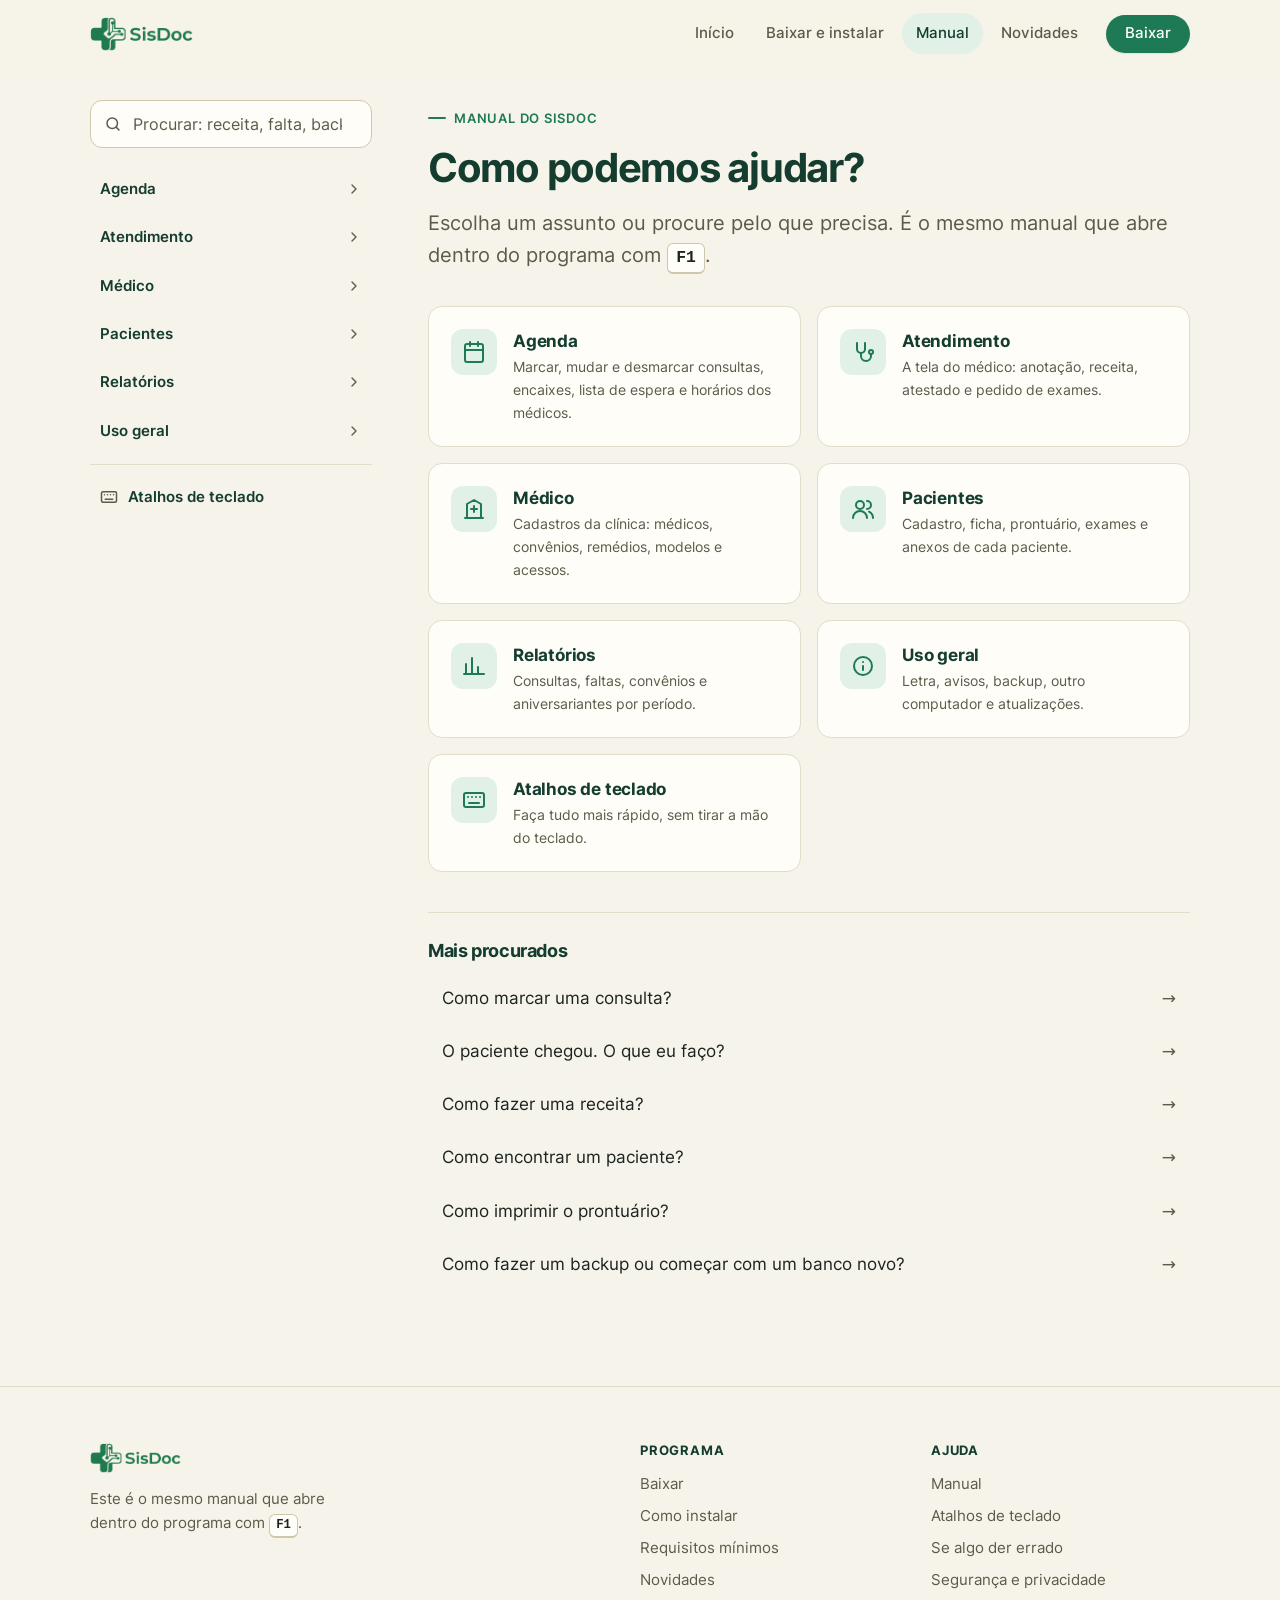
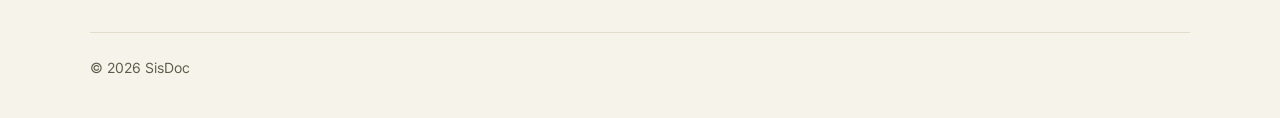
<file: manual.html>
<!doctype html>
<html lang="pt-BR">
<head>
  <meta charset="utf-8">
  <meta name="viewport" content="width=device-width, initial-scale=1">
  <title>Manual · SisDoc</title>
  <meta name="description" content="Manual do SisDoc: passo a passo para marcar consultas, atender pacientes, fazer receitas e atestados, usar o prontuário e mais.">
  <meta name="theme-color" content="#143D30">
  <link rel="icon" type="image/png" href="assets/icon.png">
  <meta http-equiv="Content-Security-Policy" content="default-src 'self'; script-src 'self'; style-src 'self' 'unsafe-inline'; img-src 'self' data:; font-src 'self'; connect-src 'self' https://api.github.com; object-src 'none'; base-uri 'self'; form-action 'none'">
  <meta name="referrer" content="strict-origin-when-cross-origin">
  <link rel="preload" href="assets/fonts/inter.woff2" as="font" type="font/woff2" crossorigin>
  <link rel="stylesheet" href="assets/style.css">
  <script src="assets/early.js"></script>
</head>
<body>
  <a class="skip-link" href="#manual-content">Pular para o conteúdo</a>

  <header class="site-header">
    <div class="container">
      <a class="brand" href="./" aria-label="SisDoc, página inicial">
        <img class="logo-light" src="assets/logo.png" alt="SisDoc" width="104" height="34">
        <img class="logo-dark" src="assets/logo-white.png" alt="SisDoc" width="104" height="34">
      </a>
      <button class="nav-toggle" type="button" aria-expanded="false" aria-controls="menu" aria-label="Abrir o menu">
        <svg viewBox="0 0 24 24" fill="none" stroke="currentColor" stroke-width="2" stroke-linecap="round"><path d="M4 7h16M4 12h16M4 17h16"/></svg>
      </button>
      <nav class="nav" id="menu" aria-label="Principal">
        <a href="./">Início</a>
        <a href="baixar.html">Baixar e instalar</a>
        <a href="manual.html" aria-current="page">Manual</a>
        <a href="novidades.html">Novidades</a>
        <a class="btn btn-primary btn-sm" href="baixar.html">Baixar</a>
      </nav>
    </div>
  </header>

  <div class="container manual-layout">
    <aside class="manual-sidebar" aria-label="Manual">
      <div class="search" role="search">
        <svg viewBox="0 0 24 24" fill="none" stroke="currentColor" stroke-width="2" stroke-linecap="round" aria-hidden="true"><circle cx="11" cy="11" r="7"/><path d="m20 20-3.5-3.5"/></svg>
        <label for="manual-search" class="visually-hidden">Procurar no manual</label>
        <input id="manual-search" type="search" placeholder="Procurar: receita, falta, backup…" autocomplete="off" spellcheck="false">
      </div>
      <button class="sidebar-toggle" type="button" aria-expanded="false" aria-controls="sidebar-nav">
        Assuntos e perguntas
        <svg viewBox="0 0 24 24" fill="none" stroke="currentColor" stroke-width="2" stroke-linecap="round" stroke-linejoin="round" aria-hidden="true"><path d="m6 9 6 6 6-6"/></svg>
      </button>
      <nav class="sidebar-nav" id="sidebar-nav" aria-label="Assuntos do manual"></nav>
    </aside>

    <main class="manual-main" id="manual-content" aria-live="polite">
      <p class="muted">Carregando o manual…</p>
      <noscript><p>O manual precisa do JavaScript ligado no navegador. Dentro do SisDoc, aperte <kbd>F1</kbd> para ver o mesmo manual.</p></noscript>
    </main>
  </div>

  <footer class="site-footer">
    <div class="container">
      <div class="footer-grid">
        <div class="footer-brand">
          <img class="logo-light" src="assets/logo.png" alt="SisDoc" width="91" height="30">
          <img class="logo-dark" src="assets/logo-white.png" alt="SisDoc" width="91" height="30">
          <p>Este é o mesmo manual que abre dentro do programa com <kbd>F1</kbd>.</p>
        </div>
        <div>
          <h4>Programa</h4>
          <ul>
            <li><a href="baixar.html">Baixar</a></li>
            <li><a href="baixar.html#instalar">Como instalar</a></li>
            <li><a href="baixar.html#requisitos">Requisitos mínimos</a></li>
            <li><a href="novidades.html">Novidades</a></li>
          </ul>
        </div>
        <div>
          <h4>Ajuda</h4>
          <ul>
            <li><a href="manual.html">Manual</a></li>
            <li><a href="manual.html#/atalhos">Atalhos de teclado</a></li>
            <li><a href="baixar.html#problemas">Se algo der errado</a></li>
            <li><a href="seguranca.html">Segurança e privacidade</a></li>
          </ul>
        </div>
      </div>
      <div class="footer-bottom">
        <span>© <span data-year>2026</span> SisDoc</span>
        <span data-release-version></span>
      </div>
    </div>
  </footer>

  <script src="assets/site.js" defer></script>
  <script src="assets/manual.js" defer></script>
</body>
</html>
</file>
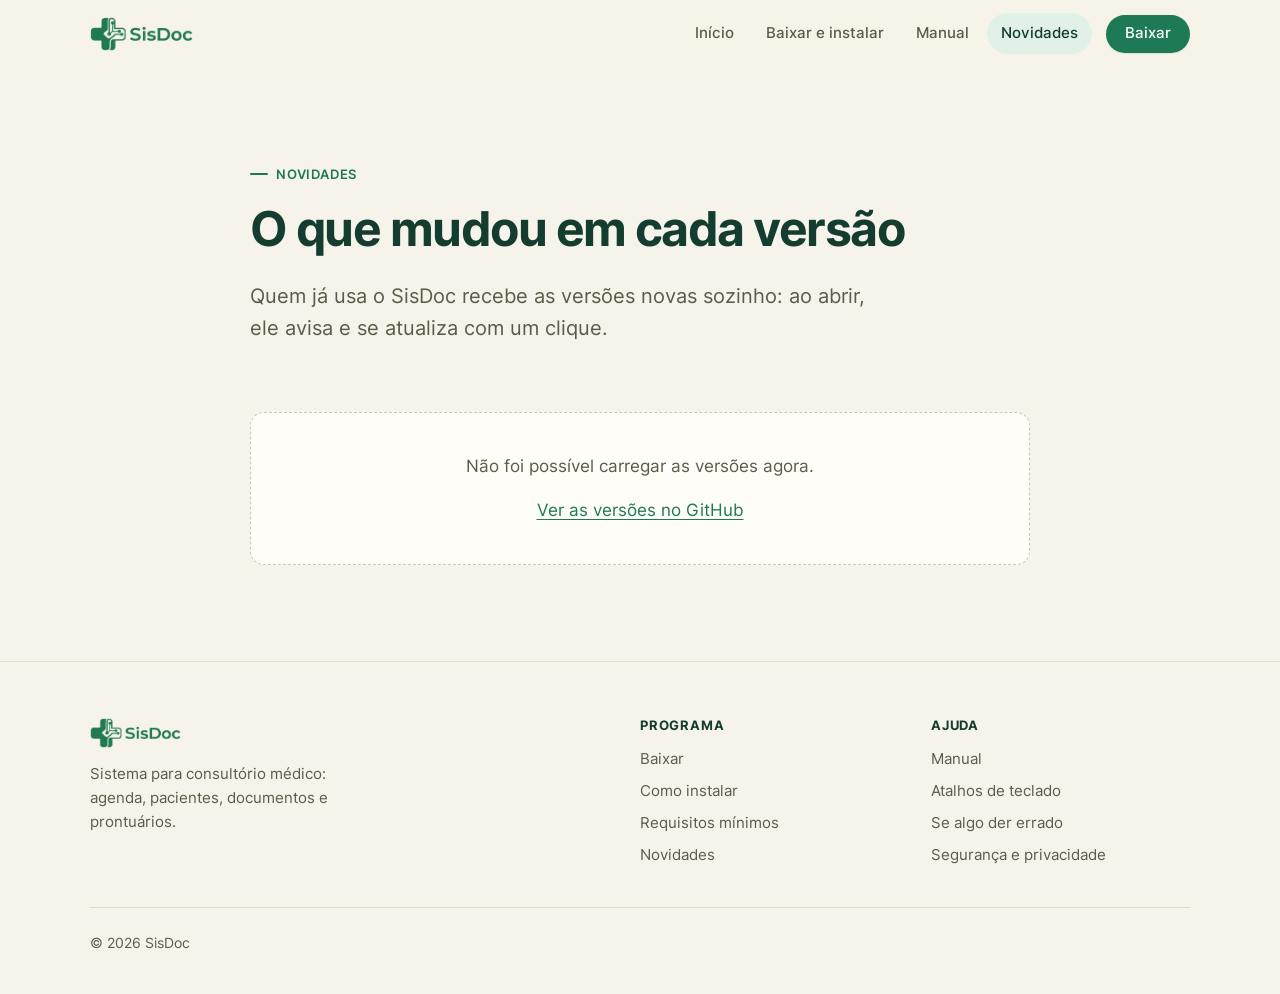
<file: novidades.html>
<!doctype html>
<html lang="pt-BR">
<head>
  <meta charset="utf-8">
  <meta name="viewport" content="width=device-width, initial-scale=1">
  <title>Novidades · SisDoc</title>
  <meta name="description" content="O que mudou em cada versão do SisDoc.">
  <meta name="theme-color" content="#143D30">
  <link rel="icon" type="image/png" href="assets/icon.png">
  <meta http-equiv="Content-Security-Policy" content="default-src 'self'; script-src 'self'; style-src 'self' 'unsafe-inline'; img-src 'self' data:; font-src 'self'; connect-src 'self' https://api.github.com; object-src 'none'; base-uri 'self'; form-action 'none'">
  <meta name="referrer" content="strict-origin-when-cross-origin">
  <link rel="preload" href="assets/fonts/inter.woff2" as="font" type="font/woff2" crossorigin>
  <link rel="stylesheet" href="assets/style.css">
  <script src="assets/early.js"></script>
</head>
<body>
  <a class="skip-link" href="#conteudo">Pular para o conteúdo</a>

  <header class="site-header">
    <div class="container">
      <a class="brand" href="./" aria-label="SisDoc, página inicial">
        <img class="logo-light" src="assets/logo.png" alt="SisDoc" width="104" height="34">
        <img class="logo-dark" src="assets/logo-white.png" alt="SisDoc" width="104" height="34">
      </a>
      <button class="nav-toggle" type="button" aria-expanded="false" aria-controls="menu" aria-label="Abrir o menu">
        <svg viewBox="0 0 24 24" fill="none" stroke="currentColor" stroke-width="2" stroke-linecap="round"><path d="M4 7h16M4 12h16M4 17h16"/></svg>
      </button>
      <nav class="nav" id="menu" aria-label="Principal">
        <a href="./">Início</a>
        <a href="baixar.html">Baixar e instalar</a>
        <a href="manual.html">Manual</a>
        <a href="novidades.html" aria-current="page">Novidades</a>
        <a class="btn btn-primary btn-sm" href="baixar.html">Baixar</a>
      </nav>
    </div>
  </header>

  <main id="conteudo">
    <div class="page-head">
      <div class="container narrow">
        <p class="eyebrow">Novidades</p>
        <h1>O que mudou em cada versão</h1>
        <p class="lead">Quem já usa o SisDoc recebe as versões novas sozinho: ao abrir, ele avisa e se atualiza com um clique.</p>
      </div>
    </div>
    <div class="container narrow" style="padding-bottom:96px">
      <div id="releases" aria-live="polite">
        <p class="muted">Carregando as versões…</p>
      </div>
    </div>
  </main>

  <footer class="site-footer">
    <div class="container">
      <div class="footer-grid">
        <div class="footer-brand">
          <img class="logo-light" src="assets/logo.png" alt="SisDoc" width="91" height="30">
          <img class="logo-dark" src="assets/logo-white.png" alt="SisDoc" width="91" height="30">
          <p>Sistema para consultório médico: agenda, pacientes, documentos e prontuários.</p>
        </div>
        <div>
          <h4>Programa</h4>
          <ul>
            <li><a href="baixar.html">Baixar</a></li>
            <li><a href="baixar.html#instalar">Como instalar</a></li>
            <li><a href="baixar.html#requisitos">Requisitos mínimos</a></li>
            <li><a href="novidades.html">Novidades</a></li>
          </ul>
        </div>
        <div>
          <h4>Ajuda</h4>
          <ul>
            <li><a href="manual.html">Manual</a></li>
            <li><a href="manual.html#/atalhos">Atalhos de teclado</a></li>
            <li><a href="baixar.html#problemas">Se algo der errado</a></li>
            <li><a href="seguranca.html">Segurança e privacidade</a></li>
          </ul>
        </div>
      </div>
      <div class="footer-bottom">
        <span>© <span data-year>2026</span> SisDoc</span>
        <span data-release-version></span>
      </div>
    </div>
  </footer>

  <script src="assets/site.js" defer></script>
  <script src="assets/news.js" defer></script>
</body>
</html>
</file>
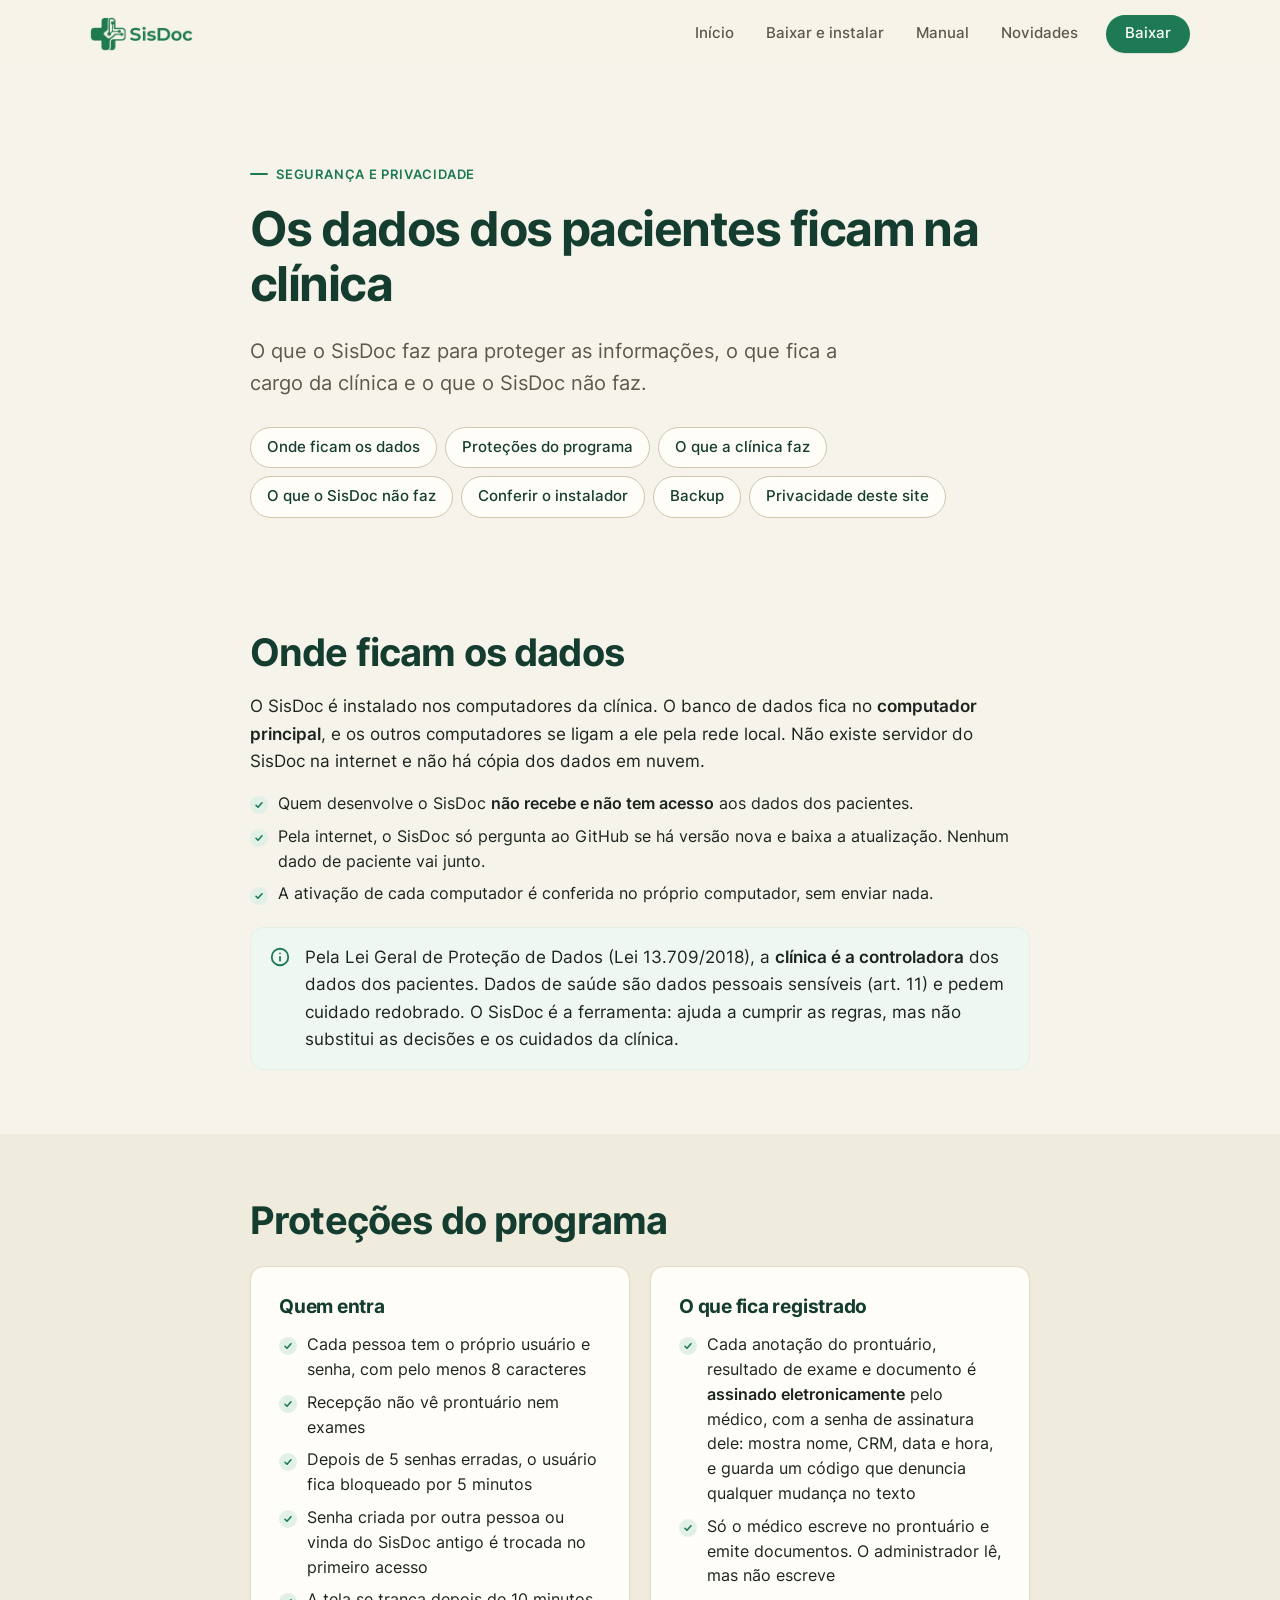
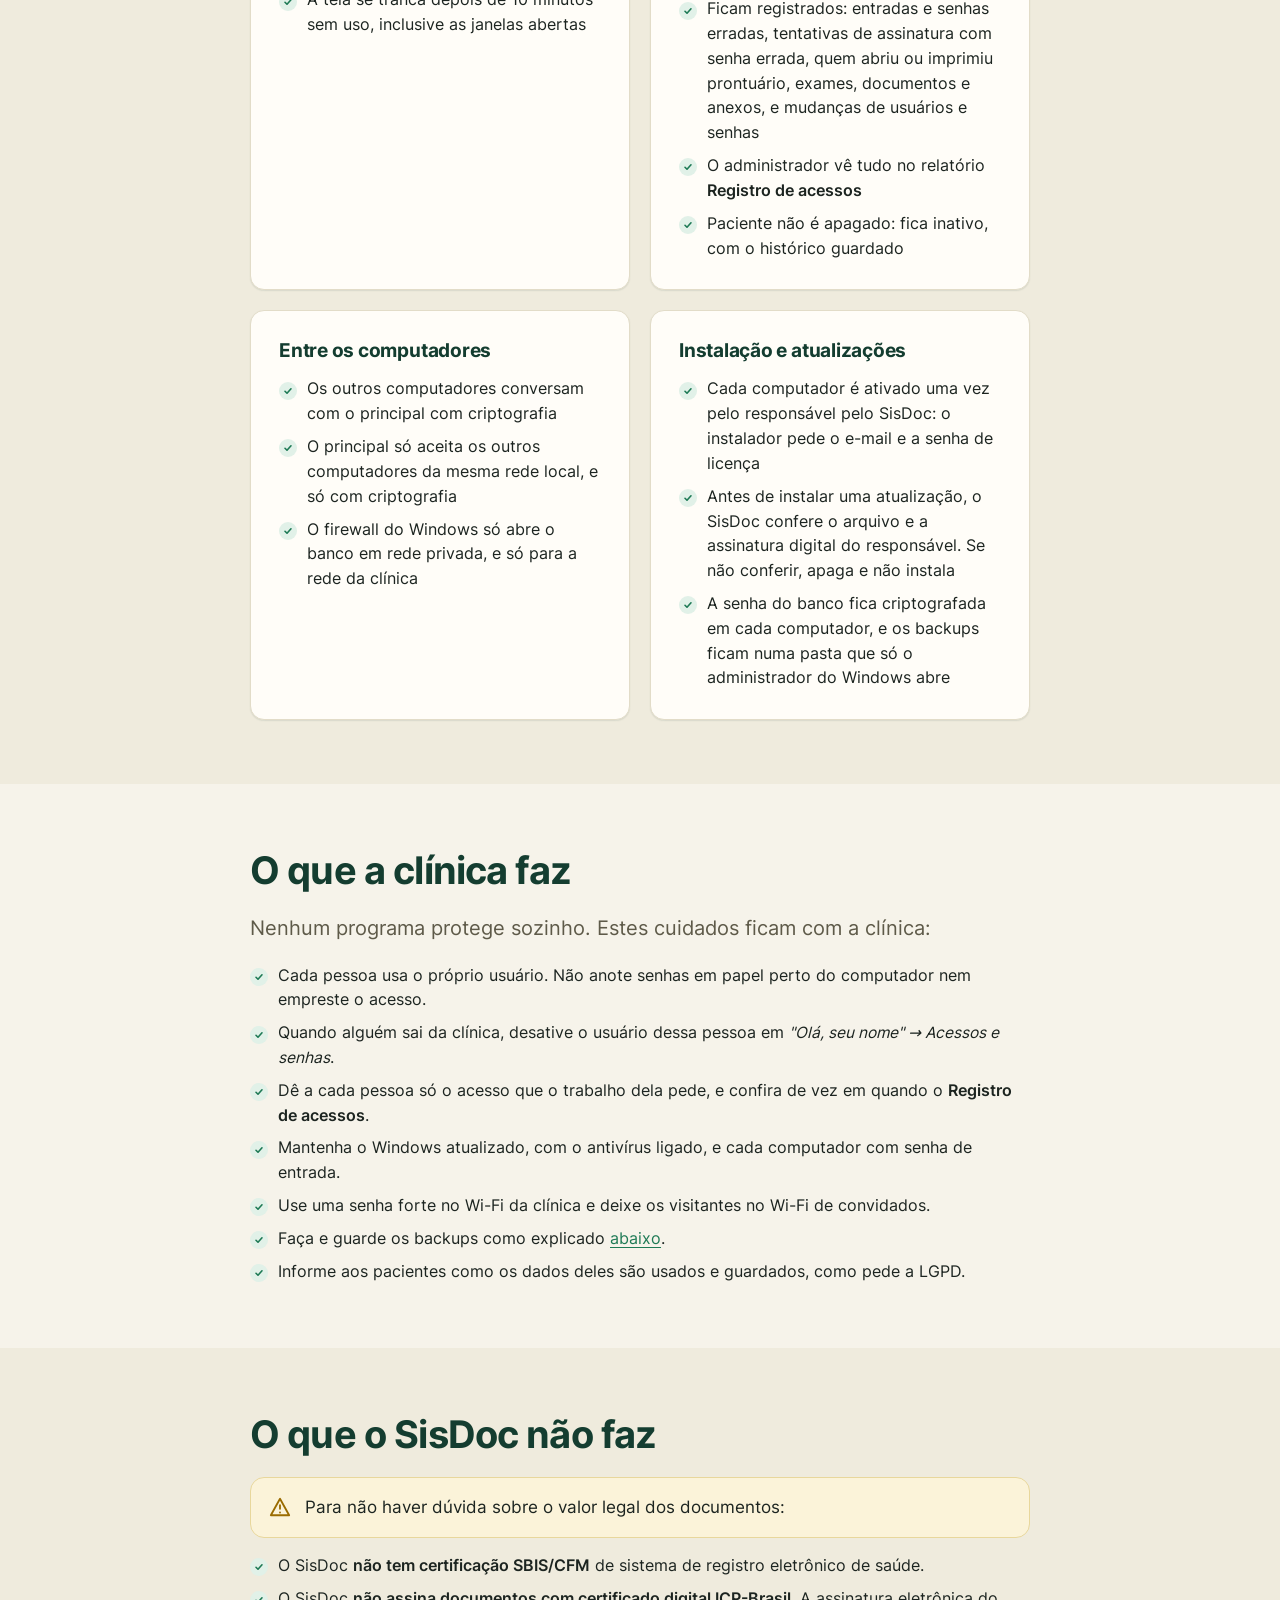
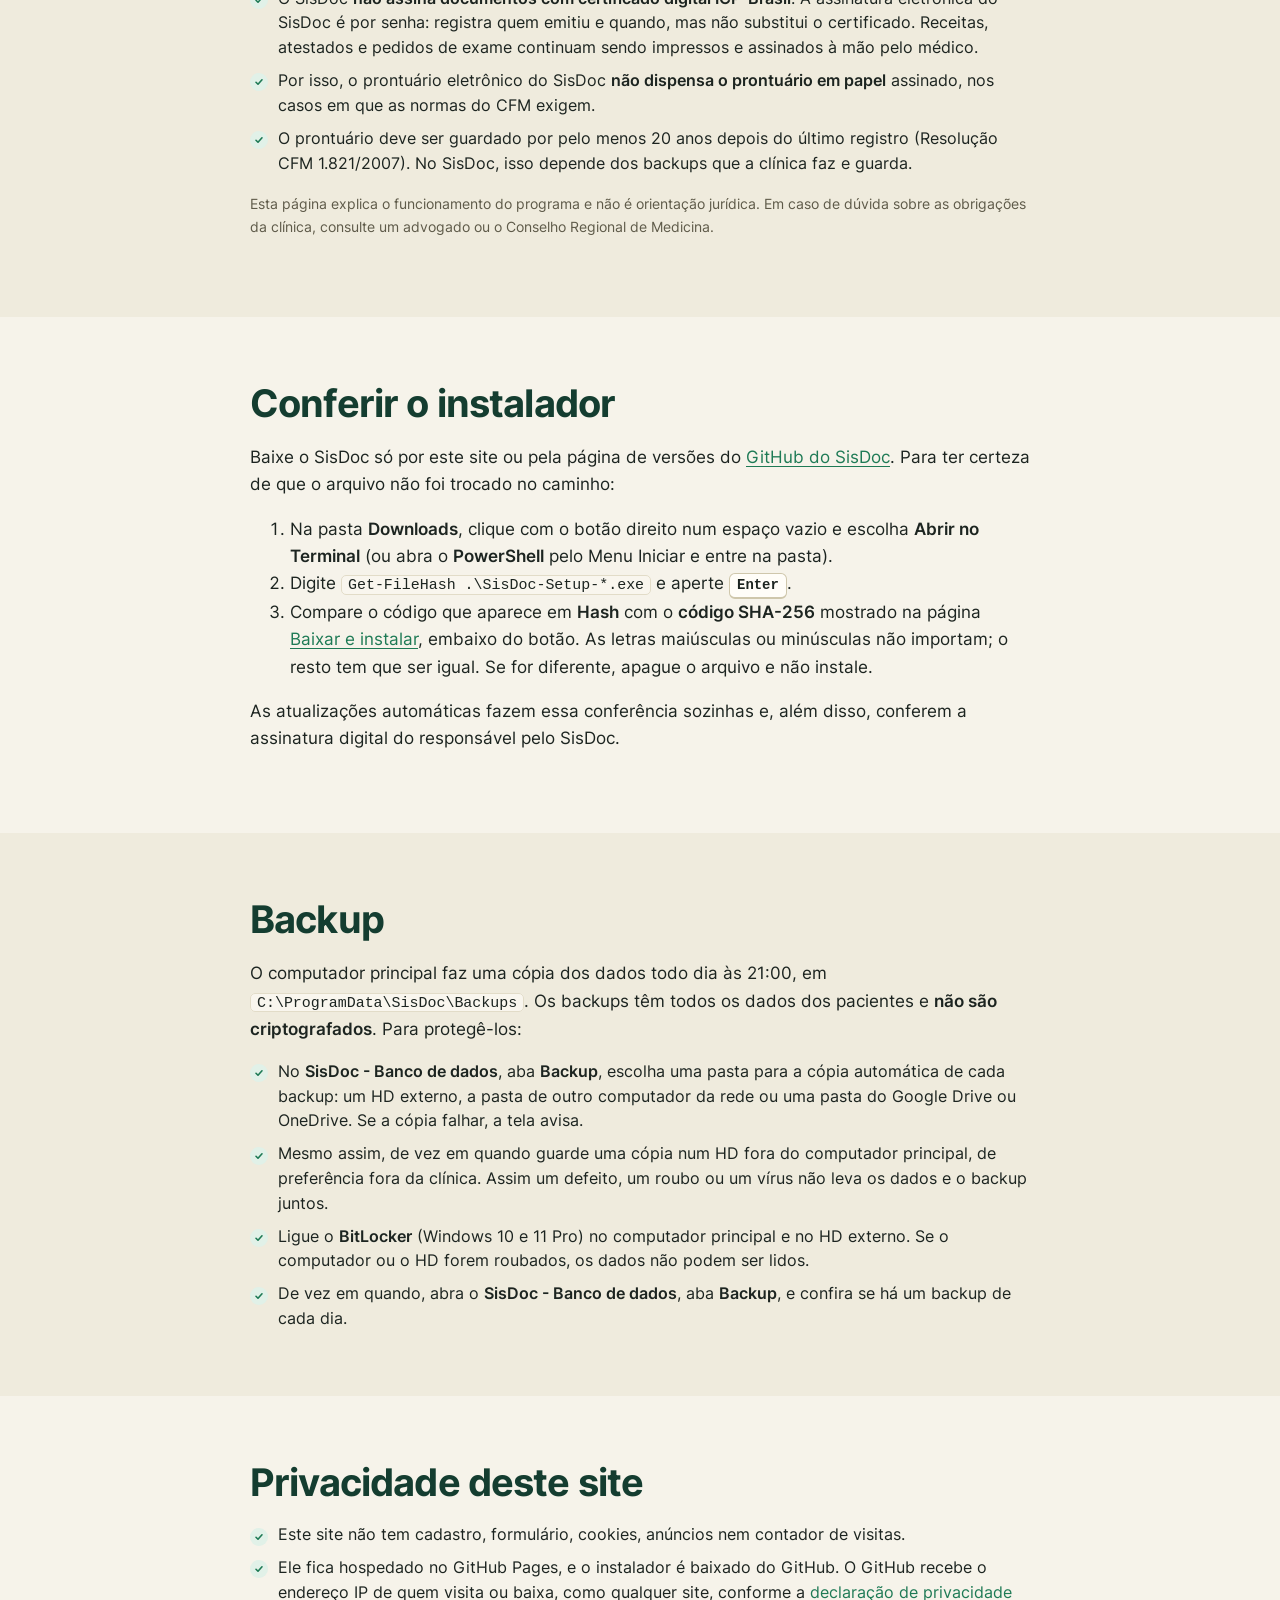
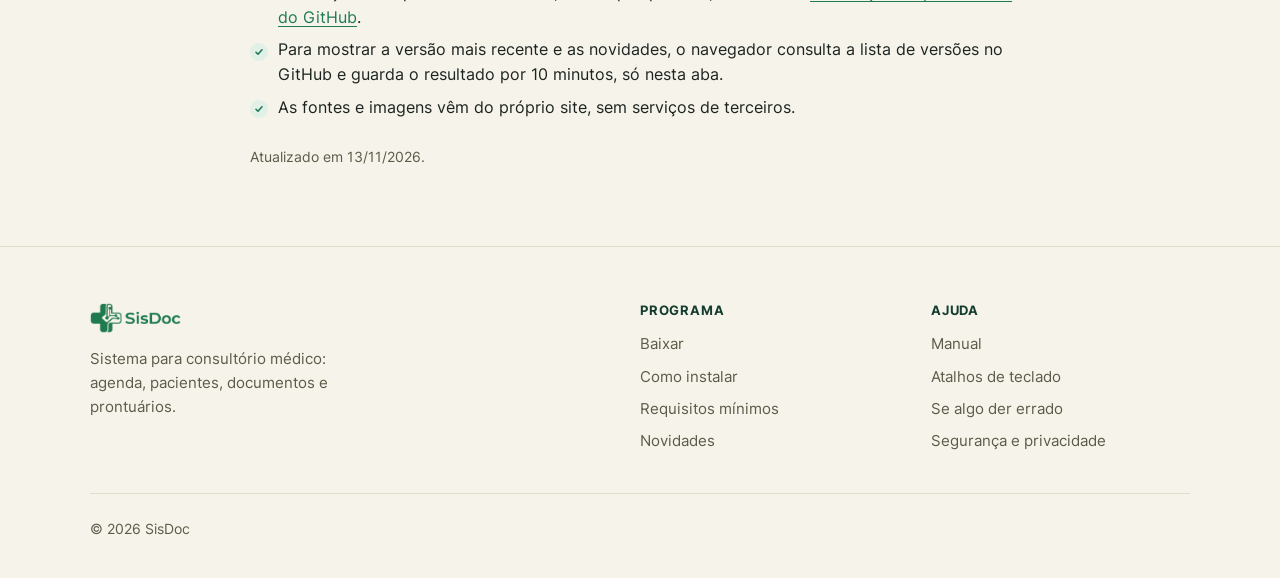
<file: seguranca.html>
<!doctype html>
<html lang="pt-BR">
<head>
  <meta charset="utf-8">
  <meta name="viewport" content="width=device-width, initial-scale=1">
  <title>Segurança e privacidade · SisDoc</title>
  <meta name="description" content="Onde ficam os dados dos pacientes, como o SisDoc protege o acesso, o que fica a cargo da clínica, como conferir o instalador e a privacidade deste site.">
  <meta name="theme-color" content="#143D30">
  <link rel="icon" type="image/png" href="assets/icon.png">
  <meta http-equiv="Content-Security-Policy" content="default-src 'self'; script-src 'self'; style-src 'self' 'unsafe-inline'; img-src 'self' data:; font-src 'self'; connect-src 'self' https://api.github.com; object-src 'none'; base-uri 'self'; form-action 'none'">
  <meta name="referrer" content="strict-origin-when-cross-origin">
  <link rel="preload" href="assets/fonts/inter.woff2" as="font" type="font/woff2" crossorigin>
  <link rel="stylesheet" href="assets/style.css">
  <script src="assets/early.js"></script>
</head>
<body>
  <a class="skip-link" href="#conteudo">Pular para o conteúdo</a>

  <header class="site-header">
    <div class="container">
      <a class="brand" href="./" aria-label="SisDoc, página inicial">
        <img class="logo-light" src="assets/logo.png" alt="SisDoc" width="104" height="34">
        <img class="logo-dark" src="assets/logo-white.png" alt="SisDoc" width="104" height="34">
      </a>
      <button class="nav-toggle" type="button" aria-expanded="false" aria-controls="menu" aria-label="Abrir o menu">
        <svg viewBox="0 0 24 24" fill="none" stroke="currentColor" stroke-width="2" stroke-linecap="round"><path d="M4 7h16M4 12h16M4 17h16"/></svg>
      </button>
      <nav class="nav" id="menu" aria-label="Principal">
        <a href="./">Início</a>
        <a href="baixar.html">Baixar e instalar</a>
        <a href="manual.html">Manual</a>
        <a href="novidades.html">Novidades</a>
        <a class="btn btn-primary btn-sm" href="baixar.html">Baixar</a>
      </nav>
    </div>
  </header>

  <main id="conteudo">
    <div class="page-head">
      <div class="container narrow">
        <p class="eyebrow">Segurança e privacidade</p>
        <h1>Os dados dos pacientes ficam na clínica</h1>
        <p class="lead">O que o SisDoc faz para proteger as informações, o que fica a cargo da clínica e o que o SisDoc não faz.</p>
        <nav class="toc-chips" aria-label="Nesta página">
          <a href="#dados">Onde ficam os dados</a>
          <a href="#protecoes">Proteções do programa</a>
          <a href="#clinica">O que a clínica faz</a>
          <a href="#limites">O que o SisDoc não faz</a>
          <a href="#conferir">Conferir o instalador</a>
          <a href="#backup">Backup</a>
          <a href="#site">Privacidade deste site</a>
        </nav>
      </div>
    </div>

    <section id="dados" style="padding-top:64px;padding-bottom:64px">
      <div class="container narrow">
        <h2>Onde ficam os dados</h2>
        <p>O SisDoc é instalado nos computadores da clínica. O banco de dados fica no <b>computador principal</b>, e os outros computadores se ligam a ele pela rede local. Não existe servidor do SisDoc na internet e não há cópia dos dados em nuvem.</p>
        <ul class="checklist">
          <li>Quem desenvolve o SisDoc <b>não recebe e não tem acesso</b> aos dados dos pacientes.</li>
          <li>Pela internet, o SisDoc só pergunta ao GitHub se há versão nova e baixa a atualização. Nenhum dado de paciente vai junto.</li>
          <li>A ativação de cada computador é conferida no próprio computador, sem enviar nada.</li>
        </ul>
        <div class="callout info" style="margin-top:20px">
          <svg viewBox="0 0 24 24" fill="none" stroke="currentColor" stroke-width="2" stroke-linecap="round" stroke-linejoin="round" aria-hidden="true"><circle cx="12" cy="12" r="9"/><path d="M12 16v-4M12 8h.01"/></svg>
          <p>Pela Lei Geral de Proteção de Dados (Lei 13.709/2018), a <b>clínica é a controladora</b> dos dados dos pacientes. Dados de saúde são dados pessoais sensíveis (art. 11) e pedem cuidado redobrado. O SisDoc é a ferramenta: ajuda a cumprir as regras, mas não substitui as decisões e os cuidados da clínica.</p>
        </div>
      </div>
    </section>

    <section class="section-alt" id="protecoes" style="padding-top:64px;padding-bottom:64px">
      <div class="container narrow">
        <h2>Proteções do programa</h2>
        <div class="cards two" style="margin-top:24px">
          <div class="card">
            <h3>Quem entra</h3>
            <ul class="checklist">
              <li>Cada pessoa tem o próprio usuário e senha, com pelo menos 8 caracteres</li>
              <li>Recepção não vê prontuário nem exames</li>
              <li>Depois de 5 senhas erradas, o usuário fica bloqueado por 5 minutos</li>
              <li>Senha criada por outra pessoa ou vinda do SisDoc antigo é trocada no primeiro acesso</li>
              <li>A tela se tranca depois de 10 minutos sem uso, inclusive as janelas abertas</li>
            </ul>
          </div>
          <div class="card">
            <h3>O que fica registrado</h3>
            <ul class="checklist">
              <li>Cada anotação do prontuário, resultado de exame e documento é <b>assinado eletronicamente</b> pelo médico, com a senha de assinatura dele: mostra nome, CRM, data e hora, e guarda um código que denuncia qualquer mudança no texto</li>
              <li>Só o médico escreve no prontuário e emite documentos. O administrador lê, mas não escreve</li>
              <li>Ficam registrados: entradas e senhas erradas, tentativas de assinatura com senha errada, quem abriu ou imprimiu prontuário, exames, documentos e anexos, e mudanças de usuários e senhas</li>
              <li>O administrador vê tudo no relatório <b>Registro de acessos</b></li>
              <li>Paciente não é apagado: fica inativo, com o histórico guardado</li>
            </ul>
          </div>
          <div class="card">
            <h3>Entre os computadores</h3>
            <ul class="checklist">
              <li>Os outros computadores conversam com o principal com criptografia</li>
              <li>O principal só aceita os outros computadores da mesma rede local, e só com criptografia</li>
              <li>O firewall do Windows só abre o banco em rede privada, e só para a rede da clínica</li>
            </ul>
          </div>
          <div class="card">
            <h3>Instalação e atualizações</h3>
            <ul class="checklist">
              <li>Cada computador é ativado uma vez pelo responsável pelo SisDoc: o instalador pede o e-mail e a senha de licença</li>
              <li>Antes de instalar uma atualização, o SisDoc confere o arquivo e a assinatura digital do responsável. Se não conferir, apaga e não instala</li>
              <li>A senha do banco fica criptografada em cada computador, e os backups ficam numa pasta que só o administrador do Windows abre</li>
            </ul>
          </div>
        </div>
      </div>
    </section>

    <section id="clinica" style="padding-top:64px;padding-bottom:64px">
      <div class="container narrow">
        <h2>O que a clínica faz</h2>
        <p class="lead" style="margin-bottom:20px">Nenhum programa protege sozinho. Estes cuidados ficam com a clínica:</p>
        <ul class="checklist">
          <li>Cada pessoa usa o próprio usuário. Não anote senhas em papel perto do computador nem empreste o acesso.</li>
          <li>Quando alguém sai da clínica, desative o usuário dessa pessoa em <i>"Olá, seu nome" → Acessos e senhas</i>.</li>
          <li>Dê a cada pessoa só o acesso que o trabalho dela pede, e confira de vez em quando o <b>Registro de acessos</b>.</li>
          <li>Mantenha o Windows atualizado, com o antivírus ligado, e cada computador com senha de entrada.</li>
          <li>Use uma senha forte no Wi-Fi da clínica e deixe os visitantes no Wi-Fi de convidados.</li>
          <li>Faça e guarde os backups como explicado <a href="#backup">abaixo</a>.</li>
          <li>Informe aos pacientes como os dados deles são usados e guardados, como pede a LGPD.</li>
        </ul>
      </div>
    </section>

    <section class="section-alt" id="limites" style="padding-top:64px;padding-bottom:64px">
      <div class="container narrow">
        <h2>O que o SisDoc não faz</h2>
        <div class="callout" style="margin-top:20px">
          <svg viewBox="0 0 24 24" fill="none" stroke="currentColor" stroke-width="2" stroke-linecap="round" stroke-linejoin="round" aria-hidden="true"><path d="M12 3 2 21h20z"/><path d="M12 10v4M12 18h.01"/></svg>
          <p>Para não haver dúvida sobre o valor legal dos documentos:</p>
        </div>
        <ul class="checklist" style="margin-top:16px">
          <li>O SisDoc <b>não tem certificação SBIS/CFM</b> de sistema de registro eletrônico de saúde.</li>
          <li>O SisDoc <b>não assina documentos com certificado digital ICP-Brasil</b>. A assinatura eletrônica do SisDoc é por senha: registra quem emitiu e quando, mas não substitui o certificado. Receitas, atestados e pedidos de exame continuam sendo impressos e assinados à mão pelo médico.</li>
          <li>Por isso, o prontuário eletrônico do SisDoc <b>não dispensa o prontuário em papel</b> assinado, nos casos em que as normas do CFM exigem.</li>
          <li>O prontuário deve ser guardado por pelo menos 20 anos depois do último registro (Resolução CFM 1.821/2007). No SisDoc, isso depende dos backups que a clínica faz e guarda.</li>
        </ul>
        <p class="small muted" style="margin-top:16px">Esta página explica o funcionamento do programa e não é orientação jurídica. Em caso de dúvida sobre as obrigações da clínica, consulte um advogado ou o Conselho Regional de Medicina.</p>
      </div>
    </section>

    <section id="conferir" style="padding-top:64px;padding-bottom:64px">
      <div class="container narrow">
        <h2>Conferir o instalador</h2>
        <p>Baixe o SisDoc só por este site ou pela página de versões do <a href="https://github.com/LuizHRFerreira/SisDoc-releases/releases">GitHub do SisDoc</a>. Para ter certeza de que o arquivo não foi trocado no caminho:</p>
        <ol>
          <li>Na pasta <b>Downloads</b>, clique com o botão direito num espaço vazio e escolha <b>Abrir no Terminal</b> (ou abra o <b>PowerShell</b> pelo Menu Iniciar e entre na pasta).</li>
          <li>Digite <code>Get-FileHash .\SisDoc-Setup-*.exe</code> e aperte <kbd>Enter</kbd>.</li>
          <li>Compare o código que aparece em <b>Hash</b> com o <b>código SHA-256</b> mostrado na página <a href="baixar.html">Baixar e instalar</a>, embaixo do botão. As letras maiúsculas ou minúsculas não importam; o resto tem que ser igual. Se for diferente, apague o arquivo e não instale.</li>
        </ol>
        <p>As atualizações automáticas fazem essa conferência sozinhas e, além disso, conferem a assinatura digital do responsável pelo SisDoc.</p>
      </div>
    </section>

    <section class="section-alt" id="backup" style="padding-top:64px;padding-bottom:64px">
      <div class="container narrow">
        <h2>Backup</h2>
        <p>O computador principal faz uma cópia dos dados todo dia às 21:00, em <code>C:\ProgramData\SisDoc\Backups</code>. Os backups têm todos os dados dos pacientes e <b>não são criptografados</b>. Para protegê-los:</p>
        <ul class="checklist">
          <li>No <b>SisDoc - Banco de dados</b>, aba <b>Backup</b>, escolha uma pasta para a cópia automática de cada backup: um HD externo, a pasta de outro computador da rede ou uma pasta do Google Drive ou OneDrive. Se a cópia falhar, a tela avisa.</li>
          <li>Mesmo assim, de vez em quando guarde uma cópia num HD fora do computador principal, de preferência fora da clínica. Assim um defeito, um roubo ou um vírus não leva os dados e o backup juntos.</li>
          <li>Ligue o <b>BitLocker</b> (Windows 10 e 11 Pro) no computador principal e no HD externo. Se o computador ou o HD forem roubados, os dados não podem ser lidos.</li>
          <li>De vez em quando, abra o <b>SisDoc - Banco de dados</b>, aba <b>Backup</b>, e confira se há um backup de cada dia.</li>
        </ul>
      </div>
    </section>

    <section id="site" style="padding-top:64px;padding-bottom:64px">
      <div class="container narrow">
        <h2>Privacidade deste site</h2>
        <ul class="checklist">
          <li>Este site não tem cadastro, formulário, cookies, anúncios nem contador de visitas.</li>
          <li>Ele fica hospedado no GitHub Pages, e o instalador é baixado do GitHub. O GitHub recebe o endereço IP de quem visita ou baixa, como qualquer site, conforme a <a href="https://docs.github.com/pt/site-policy/privacy-policies/github-general-privacy-statement">declaração de privacidade do GitHub</a>.</li>
          <li>Para mostrar a versão mais recente e as novidades, o navegador consulta a lista de versões no GitHub e guarda o resultado por 10 minutos, só nesta aba.</li>
          <li>As fontes e imagens vêm do próprio site, sem serviços de terceiros.</li>
        </ul>
        <p class="small muted" style="margin-top:24px">Atualizado em 13/11/2026.</p>
      </div>
    </section>
  </main>

  <footer class="site-footer">
    <div class="container">
      <div class="footer-grid">
        <div class="footer-brand">
          <img class="logo-light" src="assets/logo.png" alt="SisDoc" width="91" height="30">
          <img class="logo-dark" src="assets/logo-white.png" alt="SisDoc" width="91" height="30">
          <p>Sistema para consultório médico: agenda, pacientes, documentos e prontuários.</p>
        </div>
        <div>
          <h4>Programa</h4>
          <ul>
            <li><a href="baixar.html">Baixar</a></li>
            <li><a href="baixar.html#instalar">Como instalar</a></li>
            <li><a href="baixar.html#requisitos">Requisitos mínimos</a></li>
            <li><a href="novidades.html">Novidades</a></li>
          </ul>
        </div>
        <div>
          <h4>Ajuda</h4>
          <ul>
            <li><a href="manual.html">Manual</a></li>
            <li><a href="manual.html#/atalhos">Atalhos de teclado</a></li>
            <li><a href="baixar.html#problemas">Se algo der errado</a></li>
            <li><a href="seguranca.html" aria-current="page">Segurança e privacidade</a></li>
          </ul>
        </div>
      </div>
      <div class="footer-bottom">
        <span>© <span data-year>2026</span> SisDoc</span>
        <span data-release-version></span>
      </div>
    </div>
  </footer>

  <script src="assets/site.js" defer></script>
</body>
</html>
</file>
<file: assets/style.css>
@font-face {
  font-family: Inter;
  font-style: normal;
  font-weight: 100 900;
  font-display: swap;
  src: url(fonts/inter.woff2) format("woff2");
}

:root {
  --bg: #F6F3EA;
  --bg-alt: #EFEBDD;
  --surface: #FFFDF8;
  --surface-muted: #F9F6EE;
  --border: #E2DCC8;
  --border-strong: #CFC7AC;
  --text: #1C2420;
  --text-muted: #5E5A49;
  --heading: #143D30;
  --brand: #1E7A55;
  --brand-hover: #17644A;
  --brand-soft: #E1F1E8;
  --brand-softer: #EEF7F1;
  --on-brand: #FFFFFF;
  --accent: #31AF7D;
  --dark-band: #143D30;
  --on-dark: #F3F0E4;
  --on-dark-muted: #B9C9BF;
  --notice: #FBF3D9;
  --notice-border: #E8D79C;
  --windows-blue: #0067B8;
  --shadow-sm: 0 1px 2px rgba(20, 61, 48, .06), 0 1px 1px rgba(20, 61, 48, .04);
  --shadow-md: 0 8px 24px -8px rgba(20, 61, 48, .18), 0 2px 6px rgba(20, 61, 48, .06);
  --shadow-lg: 0 32px 64px -24px rgba(20, 61, 48, .35), 0 8px 20px -8px rgba(20, 61, 48, .15);
  --radius-sm: 8px;
  --radius: 14px;
  --radius-lg: 22px;
  --max: 1140px;
  --header-h: 68px;
  color-scheme: light;
}

@media (prefers-color-scheme: dark) {
  :root {
    --bg: #0F1714;
    --bg-alt: #131E1A;
    --surface: #17221E;
    --surface-muted: #1B2823;
    --border: #273630;
    --border-strong: #35483F;
    --text: #E6ECE8;
    --text-muted: #A3B0A8;
    --heading: #E9F3EE;
    --brand: #3FBF8B;
    --brand-hover: #5ACB9C;
    --brand-soft: #1C3A2E;
    --brand-softer: #172E25;
    --on-brand: #0B1A13;
    --accent: #3FBF8B;
    --dark-band: #0B2A20;
    --on-dark: #EAF2EE;
    --on-dark-muted: #9FB6A9;
    --notice: #2A2616;
    --notice-border: #4F4525;
    --windows-blue: #4DA3EE;
    --shadow-sm: 0 1px 2px rgba(0, 0, 0, .3);
    --shadow-md: 0 8px 24px -8px rgba(0, 0, 0, .5);
    --shadow-lg: 0 32px 64px -24px rgba(0, 0, 0, .7);
    color-scheme: dark;
  }
  .logo-light { display: none !important; }
  .logo-dark { display: block !important; }
}

*, *::before, *::after { box-sizing: border-box; }
html { -webkit-text-size-adjust: 100%; scroll-behavior: smooth; scroll-padding-top: calc(var(--header-h) + 16px); }
@media (prefers-reduced-motion: reduce) {
  html { scroll-behavior: auto; }
  *, *::before, *::after { transition: none !important; animation: none !important; }
}
body {
  margin: 0;
  background: var(--bg);
  color: var(--text);
  font-family: Inter, system-ui, -apple-system, "Segoe UI", Roboto, sans-serif;
  font-size: 17px;
  line-height: 1.6;
  -webkit-font-smoothing: antialiased;
  text-rendering: optimizeLegibility;
}
img { max-width: 100%; height: auto; display: block; }
a { color: var(--brand); text-underline-offset: 3px; text-decoration-thickness: 1px; }
a:hover { color: var(--brand-hover); }
:focus-visible { outline: 3px solid var(--accent); outline-offset: 3px; border-radius: 4px; }
h1, h2, h3, h4 { color: var(--heading); line-height: 1.15; letter-spacing: -0.022em; margin: 0 0 .5em; font-weight: 700; }
h1 { font-size: clamp(2.1rem, 4.6vw, 3.6rem); letter-spacing: -0.032em; }
h2 { font-size: clamp(1.7rem, 3vw, 2.4rem); }
h3 { font-size: 1.2rem; letter-spacing: -0.012em; }
p { margin: 0 0 1em; }
b, strong { font-weight: 600; }
kbd {
  display: inline-block;
  min-width: 1.8em;
  padding: .1em .5em;
  border: 1px solid var(--border-strong);
  border-bottom-width: 2px;
  border-radius: 6px;
  background: var(--surface);
  font: 600 .82em/1.5 ui-monospace, "Cascadia Mono", Consolas, monospace;
  text-align: center;
  color: var(--text);
}
code {
  font-family: ui-monospace, "Cascadia Mono", Consolas, monospace;
  font-size: .88em;
  background: var(--surface-muted);
  border: 1px solid var(--border);
  border-radius: 5px;
  padding: .05em .4em;
  overflow-wrap: anywhere;
}

.skip-link {
  position: absolute; left: 16px; top: -100px; z-index: 100;
  background: var(--brand); color: var(--on-brand); padding: 10px 16px; border-radius: var(--radius-sm);
}
.skip-link:focus { top: 12px; }

.container { width: 100%; max-width: var(--max); margin: 0 auto; padding: 0 20px; }
.container.narrow { max-width: 820px; }

.site-header {
  position: sticky; top: 0; z-index: 50;
  height: var(--header-h);
  background: color-mix(in srgb, var(--bg) 82%, transparent);
  backdrop-filter: saturate(1.4) blur(14px);
  -webkit-backdrop-filter: saturate(1.4) blur(14px);
  border-bottom: 1px solid transparent;
  transition: border-color .2s;
}
.site-header.scrolled { border-bottom-color: var(--border); }
.site-header .container { height: 100%; display: flex; align-items: center; gap: 24px; }
.brand { display: flex; align-items: center; flex: none; }
.brand img { height: 34px; width: auto; }
.logo-dark { display: none; }
.nav { display: flex; align-items: center; gap: 4px; margin-left: auto; }
.nav a {
  color: var(--text-muted); text-decoration: none; font-weight: 500; font-size: .95rem;
  padding: 8px 14px; border-radius: 999px; transition: color .15s, background .15s;
}
.nav a:hover { color: var(--heading); background: var(--bg-alt); }
.nav a[aria-current="page"] { color: var(--heading); background: var(--brand-soft); }
.nav .btn { margin-left: 10px; }
.nav a.btn-primary { color: var(--on-brand); background: var(--brand); padding: 6px 18px; }
.nav a.btn-primary:hover { color: var(--on-brand); background: var(--brand-hover); }
.nav-toggle {
  display: none; margin-left: auto; background: none; border: 1px solid var(--border);
  border-radius: 10px; width: 44px; height: 44px; color: var(--heading); cursor: pointer;
  align-items: center; justify-content: center;
}
.nav-toggle svg { width: 22px; height: 22px; }

.btn {
  display: inline-flex; align-items: center; justify-content: center; gap: 10px;
  min-height: 46px; padding: 10px 22px; border-radius: 999px;
  font: inherit; font-weight: 600; font-size: .98rem; line-height: 1.2;
  text-decoration: none; cursor: pointer; border: 1px solid transparent;
  transition: background .15s, color .15s, border-color .15s, transform .15s, box-shadow .15s;
  white-space: nowrap;
}
.btn svg { width: 20px; height: 20px; flex: none; }
.btn-primary { background: var(--brand); color: var(--on-brand); box-shadow: var(--shadow-sm); }
.btn-primary:hover { background: var(--brand-hover); color: var(--on-brand); transform: translateY(-1px); box-shadow: var(--shadow-md); }
.btn-secondary { background: var(--surface); color: var(--heading); border-color: var(--border-strong); }
.btn-secondary:hover { color: var(--heading); border-color: var(--heading); }
.btn-ghost-light { background: transparent; color: var(--on-dark); border-color: rgba(255,255,255,.3); }
.btn-ghost-light:hover { color: var(--on-dark); border-color: var(--on-dark); }
.btn-lg { min-height: 56px; padding: 14px 30px; font-size: 1.05rem; }
.btn-sm { min-height: 38px; padding: 6px 16px; font-size: .9rem; }

.eyebrow {
  display: inline-flex; align-items: center; gap: 8px;
  font-size: .82rem; font-weight: 600; letter-spacing: .06em; text-transform: uppercase;
  color: var(--brand); margin: 0 0 16px;
}
.eyebrow::before { content: ""; width: 18px; height: 2px; background: currentColor; border-radius: 2px; }
.lead { font-size: clamp(1.08rem, 1.6vw, 1.25rem); color: var(--text-muted); line-height: 1.6; }
.muted { color: var(--text-muted); }
.small { font-size: .9rem; }

section { padding: clamp(64px, 9vw, 112px) 0; }
.section-alt { background: var(--bg-alt); }
.section-head { max-width: 680px; margin: 0 0 48px; }
.section-head.center { margin-left: auto; margin-right: auto; text-align: center; }
.section-head.center .eyebrow { justify-content: center; }

.hero { padding: clamp(48px, 8vw, 96px) 0 0; text-align: center; overflow: hidden; }
.hero h1 { max-width: 22ch; margin: 0 auto 20px; }
.hero .lead { max-width: 640px; margin: 0 auto 32px; }
.hero-actions { display: flex; gap: 12px; justify-content: center; flex-wrap: wrap; }
.hero-meta { margin: 16px 0 0; font-size: .9rem; color: var(--text-muted); min-height: 1.6em; }
.hero-shot { margin: clamp(40px, 6vw, 72px) auto 0; max-width: 1080px; position: relative; }
.hero-shot::before {
  content: ""; position: absolute; inset: 12% -10% -20%; z-index: -1;
  background: radial-gradient(closest-side, color-mix(in srgb, var(--accent) 28%, transparent), transparent);
  filter: blur(20px);
}

.window {
  background: var(--surface);
  border: 1px solid var(--border);
  border-radius: var(--radius);
  box-shadow: var(--shadow-lg);
  overflow: hidden;
}
.window-bar { display: flex; align-items: center; gap: 7px; padding: 11px 14px; background: var(--surface-muted); border-bottom: 1px solid var(--border); }
.window-bar span { width: 11px; height: 11px; border-radius: 50%; background: var(--border-strong); }
.window-bar em { margin-left: 10px; font-style: normal; font-size: .78rem; color: var(--text-muted); font-weight: 500; }
.window img { width: 100%; }
.hero .window { border-bottom-left-radius: 0; border-bottom-right-radius: 0; border-bottom: 0; }

.cards { display: grid; gap: 20px; grid-template-columns: repeat(3, 1fr); }
.cards.two { grid-template-columns: repeat(2, 1fr); }
.cards.four { grid-template-columns: repeat(4, 1fr); }
.card {
  background: var(--surface); border: 1px solid var(--border); border-radius: var(--radius);
  padding: 28px; box-shadow: var(--shadow-sm);
}
.card h3 { margin-bottom: 8px; }
.card p:last-child, .card ul:last-child { margin-bottom: 0; }
.card .muted { font-size: .97rem; }
.icon-badge {
  width: 46px; height: 46px; border-radius: 12px; display: grid; place-items: center;
  background: var(--brand-soft); color: var(--brand); margin-bottom: 18px;
}
.icon-badge svg { width: 24px; height: 24px; }
.checklist { list-style: none; padding: 0; margin: 16px 0 0; display: grid; gap: 8px; }
.checklist li { position: relative; padding-left: 28px; font-size: .97rem; }
.checklist li::before {
  content: ""; position: absolute; left: 0; top: .28em; width: 18px; height: 18px; border-radius: 50%;
  background: var(--brand-soft) url("data:image/svg+xml,%3Csvg xmlns='http://www.w3.org/2000/svg' viewBox='0 0 24 24' fill='none' stroke='%231E7A55' stroke-width='3.2' stroke-linecap='round' stroke-linejoin='round'%3E%3Cpath d='m6 12.5 4 4 8-9'/%3E%3C/svg%3E") center / 12px no-repeat;
}

.feature { display: grid; grid-template-columns: 1fr 1.25fr; gap: clamp(32px, 6vw, 80px); align-items: center; }
.feature + .feature { margin-top: clamp(72px, 10vw, 128px); }
.feature.reverse .feature-text { order: 2; }
.feature-text h3 { font-size: clamp(1.5rem, 2.4vw, 2rem); margin-bottom: 14px; }
.feature-text .lead { font-size: 1.08rem; }
.feature .window { box-shadow: var(--shadow-md); }

.mini-grid { display: grid; grid-template-columns: repeat(4, 1fr); gap: 32px 28px; }
.mini h3 { font-size: 1.02rem; margin-bottom: 6px; }
.mini p { color: var(--text-muted); font-size: .95rem; margin: 0; }
.mini .icon-badge { width: 40px; height: 40px; border-radius: 10px; margin-bottom: 14px; }
.mini .icon-badge svg { width: 21px; height: 21px; }

.steps-row { display: grid; grid-template-columns: repeat(3, 1fr); gap: 20px; counter-reset: step; }
.step-card { position: relative; counter-increment: step; }
.step-card::before {
  content: counter(step); display: grid; place-items: center;
  width: 40px; height: 40px; border-radius: 50%; margin-bottom: 18px;
  background: var(--brand); color: var(--on-brand); font-weight: 700;
}

.faq { max-width: 820px; margin: 0 auto; display: grid; gap: 12px; }
.faq details {
  background: var(--surface); border: 1px solid var(--border); border-radius: var(--radius);
  padding: 0 24px; transition: border-color .15s, box-shadow .15s;
}
.faq details[open] { border-color: var(--border-strong); box-shadow: var(--shadow-sm); }
.faq summary {
  list-style: none; cursor: pointer; padding: 20px 36px 20px 0; position: relative;
  font-weight: 600; color: var(--heading); font-size: 1.05rem;
}
.faq summary::-webkit-details-marker { display: none; }
.faq summary::after {
  content: ""; position: absolute; right: 0; top: 50%; width: 22px; height: 22px; margin-top: -11px;
  background: url("data:image/svg+xml,%3Csvg xmlns='http://www.w3.org/2000/svg' viewBox='0 0 24 24' fill='none' stroke='%235E5A49' stroke-width='2.2' stroke-linecap='round' stroke-linejoin='round'%3E%3Cpath d='M12 5v14M5 12h14'/%3E%3C/svg%3E") center / contain no-repeat;
  transition: transform .2s;
}
.faq details[open] summary::after { transform: rotate(45deg); }
.faq details > div { padding: 0 0 20px; color: var(--text-muted); }
.faq details > div p:last-child { margin: 0; }

.cta-band { background: var(--dark-band); color: var(--on-dark); border-radius: var(--radius-lg); padding: clamp(40px, 6vw, 72px); text-align: center; position: relative; overflow: hidden; }
.cta-band::before {
  content: ""; position: absolute; width: 520px; height: 520px; right: -160px; top: -260px; border-radius: 50%;
  background: radial-gradient(closest-side, rgba(49, 175, 125, .35), transparent);
}
.cta-band h2 { color: var(--on-dark); margin-bottom: 12px; position: relative; }
.cta-band p { color: var(--on-dark-muted); max-width: 560px; margin: 0 auto 28px; position: relative; }
.cta-band .hero-actions { position: relative; }
.cta-band .btn-primary { background: var(--accent); color: #0B1A13; }
.cta-band .btn-primary:hover { background: #45C192; color: #0B1A13; }

.page-head { padding: clamp(48px, 7vw, 88px) 0 clamp(32px, 4vw, 48px); }
.page-head h1 { font-size: clamp(2rem, 4vw, 3rem); }
.page-head .lead { max-width: 640px; }

.download-card {
  display: grid; grid-template-columns: auto 1fr auto; gap: 24px; align-items: center;
  background: var(--surface); border: 1px solid var(--border); border-radius: var(--radius-lg);
  padding: 28px 32px; box-shadow: var(--shadow-md);
}
.download-card .app-icon { width: 64px; height: 64px; border-radius: 16px; }
.download-card h2 { font-size: 1.4rem; margin-bottom: 4px; }
.download-card p { margin: 0; color: var(--text-muted); font-size: .95rem; }
.download-facts { display: flex; flex-wrap: wrap; gap: 8px; margin-top: 12px; }
.chip {
  display: inline-flex; align-items: center; gap: 6px; padding: 4px 12px; border-radius: 999px;
  background: var(--brand-softer); color: var(--heading); font-size: .82rem; font-weight: 500;
  border: 1px solid var(--brand-soft);
}
.chip.warning { background: var(--notice); border-color: var(--notice-border); }

.toc-chips { display: flex; flex-wrap: wrap; gap: 8px; margin: 28px 0 0; }
.toc-chips a {
  text-decoration: none; color: var(--heading); font-weight: 500; font-size: .92rem;
  padding: 8px 16px; border-radius: 999px; border: 1px solid var(--border-strong); background: var(--surface);
}
.toc-chips a:hover { border-color: var(--heading); }

.timeline { list-style: none; padding: 0; margin: 0; counter-reset: item; position: relative; }
.timeline > li { counter-increment: item; position: relative; padding: 0 0 28px 64px; }
.timeline > li::before {
  content: counter(item); position: absolute; left: 0; top: 0; width: 40px; height: 40px; border-radius: 50%;
  background: var(--surface); border: 2px solid var(--brand); color: var(--brand); font-weight: 700;
  display: grid; place-items: center; z-index: 1;
}
.timeline > li::after { content: ""; position: absolute; left: 19px; top: 40px; bottom: 0; width: 2px; background: var(--border); }
.timeline > li:last-child::after { display: none; }
.timeline > li:last-child { padding-bottom: 0; }
.timeline h3 { font-size: 1.1rem; margin: 6px 0 6px; }
.timeline p { margin: 0 0 .6em; color: var(--text-muted); }
.timeline .callout { margin-top: 12px; }

.callout {
  display: flex; gap: 14px; padding: 16px 18px; border-radius: var(--radius);
  background: var(--notice); border: 1px solid var(--notice-border); color: var(--text);
}
.callout svg { width: 22px; height: 22px; flex: none; color: #9A6B00; margin-top: 2px; }
.callout p { margin: 0; }
.callout.info { background: var(--brand-softer); border-color: var(--brand-soft); }
.callout.info svg { color: var(--brand); }
.smartscreen {
  display: inline-flex; flex-wrap: wrap; align-items: center; gap: 8px; margin-top: 10px;
  padding: 8px 14px; border-radius: 6px; background: var(--windows-blue); color: #fff; font-size: .88rem;
}
.smartscreen b { font-weight: 600; }

.table-wrap { overflow-x: auto; border: 1px solid var(--border); border-radius: var(--radius); background: var(--surface); }
table { width: 100%; border-collapse: collapse; font-size: .96rem; }
th, td { text-align: left; padding: 14px 18px; vertical-align: top; border-bottom: 1px solid var(--border); }
th { background: var(--surface-muted); color: var(--heading); font-weight: 600; font-size: .88rem; }
tr:last-child td { border-bottom: 0; }

.site-footer { border-top: 1px solid var(--border); padding: 56px 0 40px; font-size: .94rem; color: var(--text-muted); }
.footer-grid { display: grid; grid-template-columns: 2fr 1fr 1fr; gap: 32px; }
.footer-grid h4 { font-size: .82rem; text-transform: uppercase; letter-spacing: .06em; color: var(--heading); margin-bottom: 14px; }
.footer-grid ul { list-style: none; padding: 0; margin: 0; display: grid; gap: 8px; }
.footer-grid a { color: var(--text-muted); text-decoration: none; }
.footer-grid a:hover { color: var(--heading); text-decoration: underline; }
.footer-brand img { height: 30px; width: auto; margin-bottom: 14px; }
.footer-brand p { max-width: 30ch; }
.footer-bottom { margin-top: 40px; padding-top: 24px; border-top: 1px solid var(--border); display: flex; justify-content: space-between; gap: 16px; flex-wrap: wrap; font-size: .86rem; }

.js .reveal { opacity: 0; transform: translateY(16px); transition: opacity .6s ease, transform .6s ease; }
.js .reveal.visible { opacity: 1; transform: none; }
.zoomable { cursor: zoom-in; }

.manual-layout { display: grid; grid-template-columns: 290px 1fr; gap: 48px; align-items: start; padding-top: 32px; padding-bottom: 96px; }
.manual-sidebar {
  position: sticky; top: calc(var(--header-h) + 20px);
  max-height: calc(100vh - var(--header-h) - 40px); overflow-y: auto;
  padding-right: 8px; scrollbar-width: thin;
}
.search { position: relative; margin-bottom: 20px; }
.search svg { position: absolute; left: 14px; top: 50%; width: 18px; height: 18px; margin-top: -9px; color: var(--text-muted); pointer-events: none; }
.search input {
  width: 100%; height: 48px; padding: 0 14px 0 42px; border-radius: 12px;
  border: 1px solid var(--border-strong); background: var(--surface); color: var(--text);
  font: inherit; font-size: 1rem;
}
.search input::placeholder { color: var(--text-muted); }
.search input:focus { outline: none; border-color: var(--brand); box-shadow: 0 0 0 4px var(--brand-soft); }
.nav-group { margin-bottom: 6px; }
.nav-group > button {
  width: 100%; display: flex; align-items: center; justify-content: space-between; gap: 8px;
  background: none; border: 0; padding: 9px 10px; border-radius: 8px; cursor: pointer;
  font: inherit; font-weight: 600; color: var(--heading); font-size: .95rem; text-align: left;
}
.nav-group > button:hover { background: var(--bg-alt); }
.nav-group > button svg { width: 16px; height: 16px; transition: transform .2s; color: var(--text-muted); }
.nav-group[data-open="true"] > button svg { transform: rotate(90deg); }
.nav-group ul { list-style: none; margin: 2px 0 8px; padding: 0 0 0 10px; display: none; border-left: 1px solid var(--border); margin-left: 12px; }
.nav-group[data-open="true"] ul { display: block; }
.nav-group li a {
  display: block; padding: 6px 10px; border-radius: 6px; text-decoration: none;
  color: var(--text-muted); font-size: .9rem; line-height: 1.4;
}
.nav-group li a:hover { color: var(--heading); background: var(--bg-alt); }
.nav-group li a[aria-current="page"] { color: var(--brand); background: var(--brand-softer); font-weight: 600; }
.sidebar-extra { border-top: 1px solid var(--border); margin-top: 12px; padding-top: 12px; }
.sidebar-extra a { display: flex; align-items: center; gap: 10px; padding: 8px 10px; border-radius: 8px; text-decoration: none; color: var(--heading); font-weight: 600; font-size: .95rem; }
.sidebar-extra a:hover { background: var(--bg-alt); }
.sidebar-extra a[aria-current="page"] { background: var(--brand-softer); color: var(--brand); }
.sidebar-extra svg { width: 18px; height: 18px; color: var(--text-muted); }
.sidebar-toggle { display: none; }

.manual-main { min-width: 0; max-width: 780px; }
.breadcrumb { display: flex; flex-wrap: wrap; gap: 6px; align-items: center; font-size: .88rem; color: var(--text-muted); margin-bottom: 18px; }
.breadcrumb a { color: var(--text-muted); text-decoration: none; }
.breadcrumb a:hover { color: var(--heading); text-decoration: underline; }
.breadcrumb span[aria-hidden] { opacity: .5; }
.manual-main h1 { font-size: clamp(1.8rem, 3.4vw, 2.5rem); margin-bottom: 24px; }
.manual-steps { list-style: none; padding: 0; margin: 0 0 32px; counter-reset: s; display: grid; gap: 12px; }
.manual-steps li {
  counter-increment: s; position: relative; padding: 16px 20px 16px 62px;
  background: var(--surface); border: 1px solid var(--border); border-radius: var(--radius);
}
.manual-steps li::before {
  content: counter(s); position: absolute; left: 18px; top: 15px; width: 30px; height: 30px; border-radius: 50%;
  background: var(--brand-soft); color: var(--brand); font-weight: 700; font-size: .92rem; display: grid; place-items: center;
}
.manual-steps.single li { padding-left: 20px; }
.manual-steps.single li::before { display: none; }
.manual-figure { margin: 0 0 36px; }
.manual-figure figcaption { font-size: .86rem; color: var(--text-muted); margin-top: 10px; text-align: center; }
.manual-figure a { display: block; cursor: zoom-in; }
.legend { list-style: none; padding: 0; margin: 0 0 32px; display: grid; gap: 10px; }
.legend li { display: flex; gap: 14px; align-items: flex-start; padding: 12px 16px; background: var(--surface); border: 1px solid var(--border); border-radius: 12px; }
.legend .swatch { flex: none; width: 22px; height: 22px; border-radius: 6px; margin-top: 2px; border: 1px solid rgba(0,0,0,.08); }
.related { border-top: 1px solid var(--border); padding-top: 28px; margin-top: 8px; }
.related h2 { font-size: 1.1rem; margin-bottom: 12px; }
.link-list { list-style: none; padding: 0; margin: 0; display: grid; gap: 2px; }
.link-list a {
  display: flex; align-items: center; justify-content: space-between; gap: 12px;
  padding: 12px 14px; border-radius: 10px; text-decoration: none; color: var(--text);
}
.link-list a:hover { background: var(--surface); color: var(--heading); }
.link-list a::after { content: "→"; color: var(--text-muted); transition: transform .15s; }
.link-list a:hover::after { transform: translateX(3px); color: var(--brand); }
.pager { display: grid; grid-template-columns: 1fr 1fr; gap: 16px; margin-top: 36px; }
.pager a {
  display: block; padding: 16px 20px; border: 1px solid var(--border); border-radius: var(--radius);
  text-decoration: none; background: var(--surface); color: var(--heading); font-weight: 600; font-size: .96rem;
}
.pager a:hover { border-color: var(--brand); }
.pager a small { display: block; color: var(--text-muted); font-weight: 500; font-size: .8rem; margin-bottom: 4px; }
.pager .next { text-align: right; grid-column: 2; }
.subject-grid { display: grid; grid-template-columns: repeat(2, 1fr); gap: 16px; margin-bottom: 40px; }
.subject-card {
  display: flex; gap: 16px; align-items: flex-start; padding: 22px; text-decoration: none;
  background: var(--surface); border: 1px solid var(--border); border-radius: var(--radius); color: var(--text);
  transition: border-color .15s, transform .15s, box-shadow .15s;
}
.subject-card:hover { border-color: var(--brand); transform: translateY(-2px); box-shadow: var(--shadow-md); color: var(--text); }
.subject-card .icon-badge { margin: 0; flex: none; }
.subject-card h3 { margin: 2px 0 4px; font-size: 1.08rem; }
.subject-card p { margin: 0; color: var(--text-muted); font-size: .9rem; }
.shortcut-group { margin-bottom: 32px; }
.shortcut-group h2 { font-size: 1.2rem; margin-bottom: 12px; }
.shortcut-group td:first-child { white-space: nowrap; width: 1%; }
.shortcut-group kbd + span { margin: 0 4px; color: var(--text-muted); }
mark { background: color-mix(in srgb, var(--accent) 30%, transparent); color: inherit; border-radius: 3px; padding: 0 2px; }
.empty { padding: 40px 24px; text-align: center; color: var(--text-muted); background: var(--surface); border: 1px dashed var(--border-strong); border-radius: var(--radius); }

.release { position: relative; padding: 0 0 48px 40px; border-left: 2px solid var(--border); margin-left: 8px; }
.release:last-child { padding-bottom: 0; }
.release::before { content: ""; position: absolute; left: -9px; top: 6px; width: 16px; height: 16px; border-radius: 50%; background: var(--surface); border: 3px solid var(--border-strong); }
.release.latest::before { border-color: var(--brand); background: var(--brand-soft); }
.release-head { display: flex; flex-wrap: wrap; align-items: center; gap: 10px 14px; margin-bottom: 12px; }
.release-head h2 { font-size: 1.5rem; margin: 0; }
.release-head time { color: var(--text-muted); font-size: .92rem; }
.release-body { background: var(--surface); border: 1px solid var(--border); border-radius: var(--radius); padding: 22px 26px; }
.release-body > :last-child { margin-bottom: 0; }
.release-body ul { padding-left: 1.2em; }
.release-body h3, .release-body h4 { font-size: 1.05rem; margin-top: 1em; }
.release-actions { margin-top: 14px; display: flex; gap: 12px; flex-wrap: wrap; align-items: center; }

.lightbox {
  position: fixed; inset: 0; z-index: 200; background: rgba(8, 14, 12, .86);
  display: none; align-items: center; justify-content: center; padding: 24px; cursor: zoom-out;
}
.lightbox.open { display: flex; }
.lightbox img { max-width: min(1400px, 100%); max-height: 100%; border-radius: 10px; box-shadow: var(--shadow-lg); }

@media (max-width: 1000px) {
  .mini-grid { grid-template-columns: repeat(2, 1fr); }
  .cards.four { grid-template-columns: repeat(2, 1fr); }
  .footer-grid { grid-template-columns: 1fr 1fr; }
  .manual-layout { grid-template-columns: 240px 1fr; gap: 32px; }
}

@media (max-width: 820px) {
  :root { --header-h: 62px; }
  body { font-size: 16px; }
  .nav-toggle { display: inline-flex; }
  .nav {
    position: fixed; inset: var(--header-h) 0 auto 0; flex-direction: column; align-items: stretch; gap: 4px;
    background: var(--bg); border-bottom: 1px solid var(--border); padding: 12px 20px 20px;
    box-shadow: var(--shadow-md); display: none;
  }
  .nav.open { display: flex; }
  .nav a { padding: 12px 14px; font-size: 1rem; }
  .nav .btn { margin: 8px 0 0; }
  .brand img { height: 30px; }
  .cards, .cards.two, .steps-row { grid-template-columns: 1fr; }
  .feature { grid-template-columns: 1fr; gap: 28px; }
  .feature.reverse .feature-text { order: 0; }
  .download-card { grid-template-columns: 1fr; text-align: center; justify-items: center; padding: 28px 20px; }
  .download-facts { justify-content: center; }
  .download-card .btn { width: 100%; }
  .manual-layout { grid-template-columns: 1fr; gap: 0; padding-top: 16px; }
  .manual-sidebar { position: static; max-height: none; overflow: visible; padding: 0; }
  .sidebar-toggle {
    display: flex; width: 100%; align-items: center; justify-content: space-between;
    padding: 12px 16px; margin-bottom: 12px; border-radius: 12px; border: 1px solid var(--border-strong);
    background: var(--surface); font: inherit; font-weight: 600; color: var(--heading); cursor: pointer;
  }
  .sidebar-toggle svg { width: 18px; height: 18px; transition: transform .2s; }
  .sidebar-toggle[aria-expanded="true"] svg { transform: rotate(180deg); }
  .sidebar-nav { display: none; margin-bottom: 24px; }
  .sidebar-nav.open { display: block; }
  .subject-grid { grid-template-columns: 1fr; }
  .pager { grid-template-columns: 1fr; }
  .pager .next { grid-column: 1; }
  .release { padding-left: 24px; }
}

@media (max-width: 560px) {
  .container { padding: 0 16px; }
  .mini-grid, .cards.four, .footer-grid { grid-template-columns: 1fr; }
  .hero-actions .btn { width: 100%; }
  .card { padding: 22px; }
  .manual-steps li { padding: 14px 16px 14px 54px; }
  .manual-steps li::before { left: 14px; top: 13px; }
  th, td { padding: 12px 14px; }
}
.visually-hidden { position: absolute !important; width: 1px; height: 1px; padding: 0; margin: -1px; overflow: hidden; clip: rect(0 0 0 0); white-space: nowrap; border: 0; }
.requirements th[scope="row"] { background: var(--surface-muted); width: 24%; font-size: .92rem; }
.requirements thead th:first-child { background: var(--surface-muted); }
a.chip { text-decoration: none; }
a.chip:hover { border-color: var(--brand); }
@media (max-width: 560px) {
  .requirements thead { display: none; }
  .requirements tr { display: block; border-bottom: 1px solid var(--border); padding: 12px 14px; }
  .requirements tr:last-child { border-bottom: 0; }
  .requirements th[scope="row"], .requirements td { display: block; width: auto; border: 0; padding: 2px 0; background: none; }
  .requirements th[scope="row"] { color: var(--heading); margin-bottom: 4px; }
  .requirements td:not([colspan])::before { display: block; font-size: .78rem; font-weight: 600; color: var(--text-muted); text-transform: uppercase; letter-spacing: .04em; margin-top: 6px; }
  .requirements td:nth-of-type(1):not([colspan])::before { content: "Computador principal"; }
  .requirements td:nth-of-type(2):not([colspan])::before { content: "Outros computadores"; }
}

[data-release-hash] { overflow-wrap: anywhere; }
</file>
